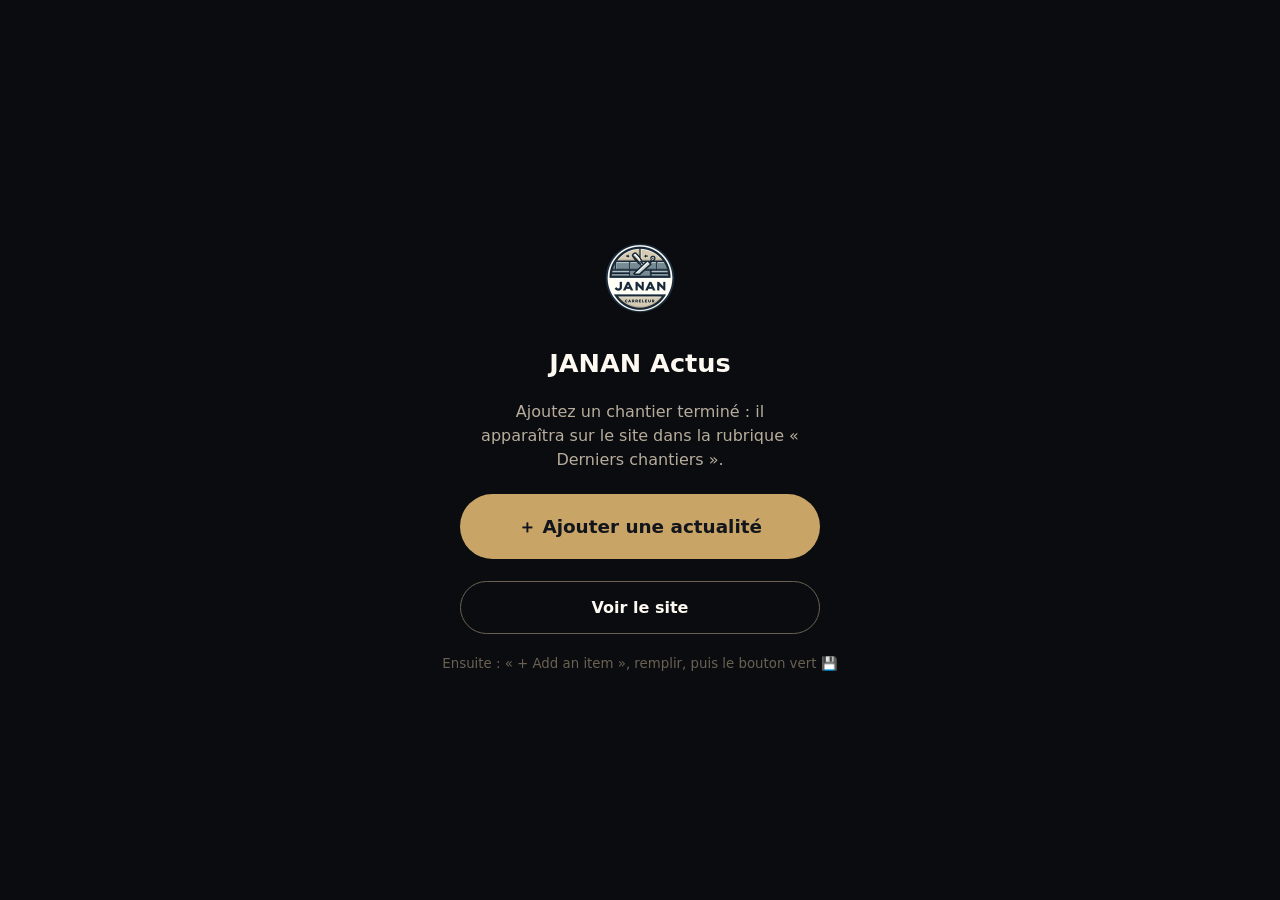
<file: actus/index.html>
<!DOCTYPE html>
<html lang="fr">
<head>
  <meta charset="utf-8">
  <meta name="viewport" content="width=device-width, initial-scale=1, viewport-fit=cover">
  <!-- Raccourci privé pour Moulay : à installer sur l'écran d'accueil du téléphone ; ouvre l'ajout d'actualités dans Pages CMS -->
  <title>JANAN Actus</title>
  <meta name="robots" content="noindex, nofollow">
  <link rel="manifest" href="manifest.webmanifest">
  <link rel="icon" type="image/png" sizes="192x192" href="../images/icon-192.png">
  <link rel="apple-touch-icon" href="../images/icon-192.png">
  <meta name="theme-color" content="#0a0c10">
  <meta name="apple-mobile-web-app-capable" content="yes">
  <meta name="mobile-web-app-capable" content="yes">
  <meta name="apple-mobile-web-app-title" content="JANAN Actus">
  <style>
    * { box-sizing: border-box; margin: 0; padding: 0; }
    body { min-height: 100vh; min-height: 100svh; display: flex; flex-direction: column; align-items: center; justify-content: center; gap: 22px; padding: 28px 22px calc(28px + env(safe-area-inset-bottom, 0px)); background: #0a0c10; color: #fdf9f1; font-family: system-ui, -apple-system, 'Segoe UI', Roboto, Arial, sans-serif; text-align: center; }
    img { width: 96px; height: 96px; border-radius: 22px; }
    h1 { font-size: 1.6rem; font-weight: 700; }
    p { color: #b8ad9c; max-width: 32ch; line-height: 1.5; }
    a.btn { display: block; width: 100%; max-width: 360px; padding: 20px; border-radius: 999px; background: #c9a467; color: #12151b; font-size: 1.15rem; font-weight: 700; text-decoration: none; }
    a.sec { display: block; width: 100%; max-width: 360px; padding: 16px; border-radius: 999px; border: 1.5px solid #6b6152; color: #fdf9f1; text-decoration: none; font-weight: 600; }
    small { color: #6b6152; }
  </style>
</head>
<body>
  <img src="../images/icon-192.png" alt="">
  <h1>JANAN Actus</h1>
  <p>Ajoutez un chantier terminé : il apparaîtra sur le site dans la rubrique « Derniers chantiers ».</p>
  <a class="btn" href="https://app.pagescms.org/janan-carreleur/pro/main/file/actualites">＋ Ajouter une actualité</a>
  <a class="sec" href="https://www.janan-carreleur.fr/#actualites">Voir le site</a>
  <small>Ensuite : « + Add an item », remplir, puis le bouton vert 💾</small>
</body>
</html>
</file>
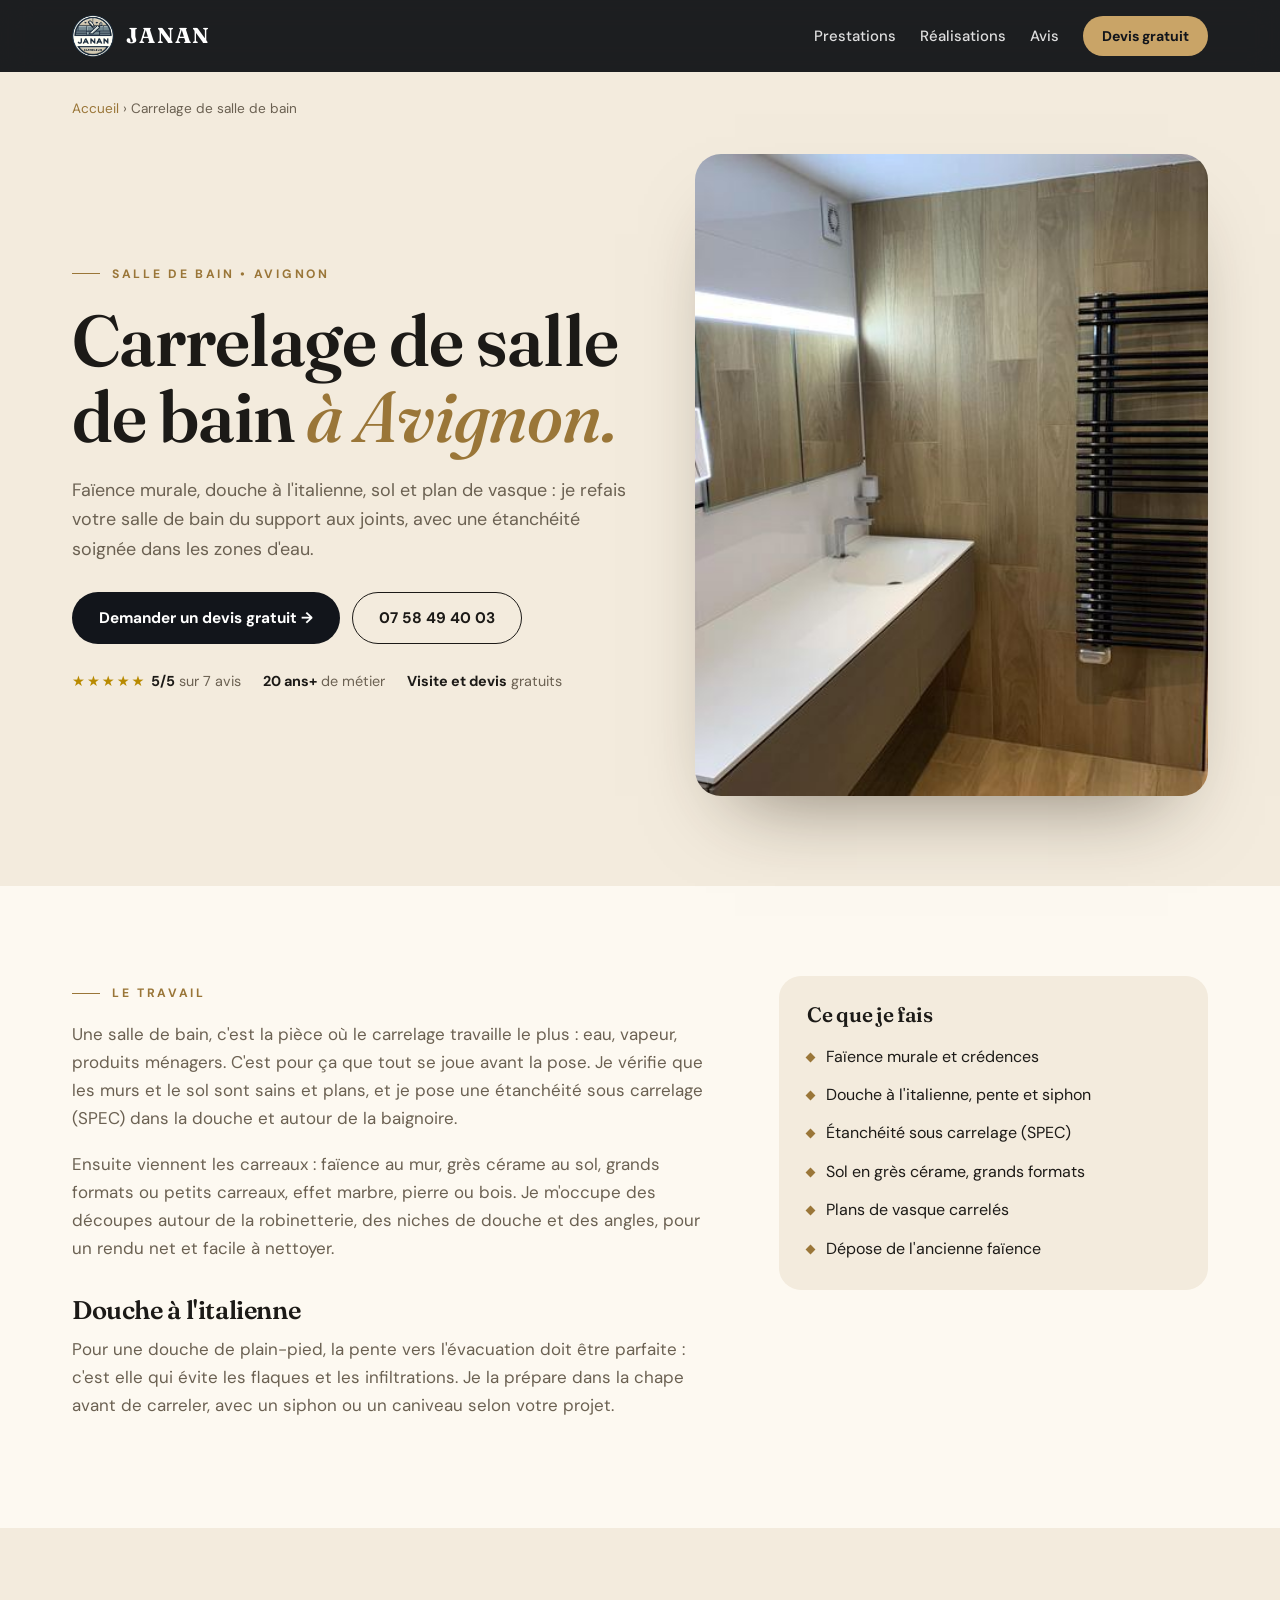
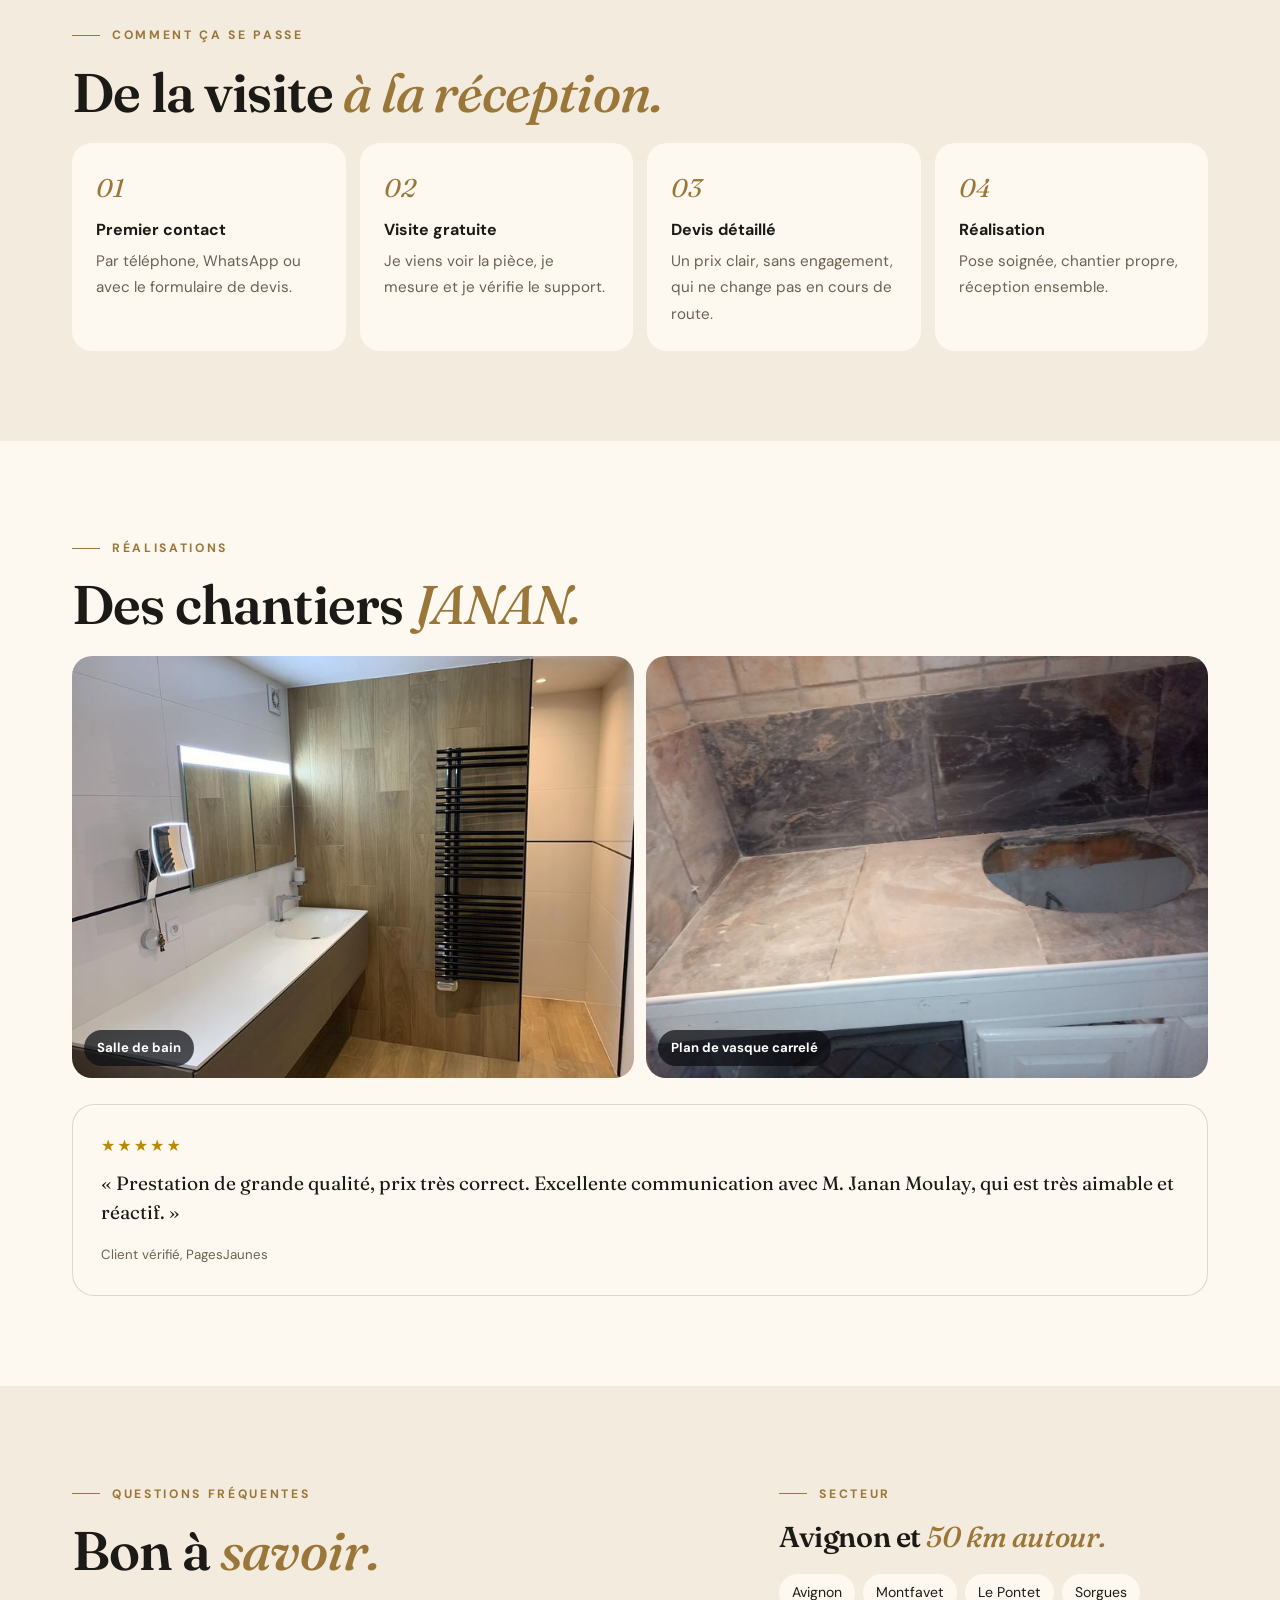
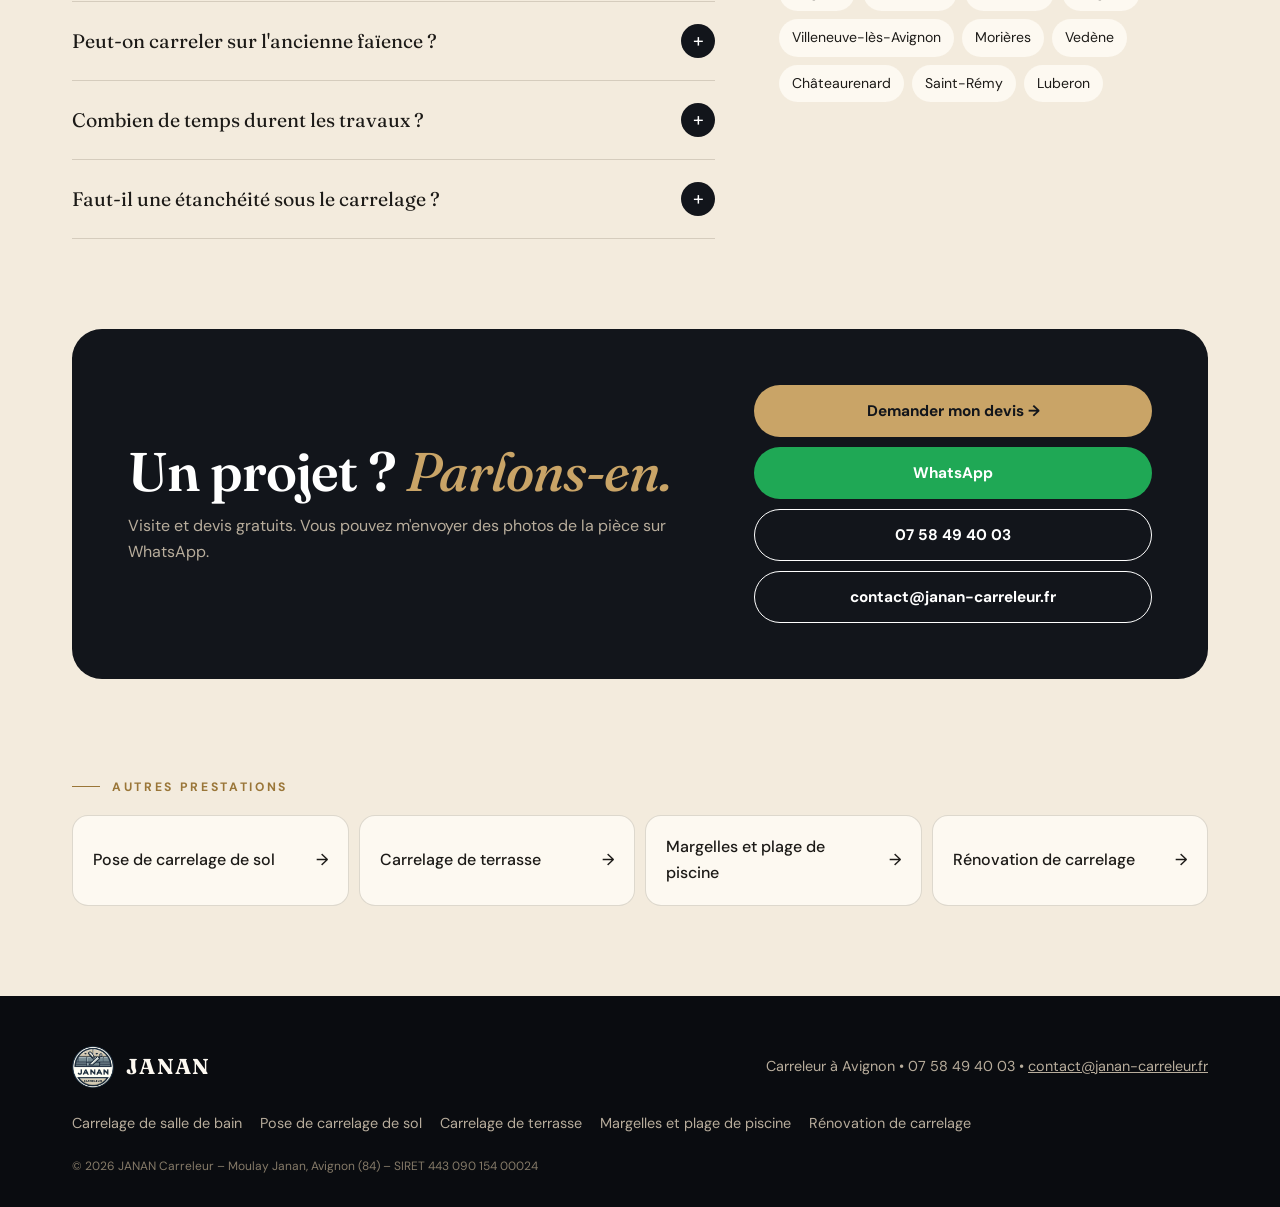
<file: carrelage-salle-de-bain-avignon.html>
<!DOCTYPE html>
<html lang="fr">
<head>
  <meta charset="utf-8">
  <meta name="viewport" content="width=device-width, initial-scale=1, viewport-fit=cover">
  <title>Carrelage salle de bain à Avignon | JANAN Carreleur</title>
  <meta name="description" content="Carreleur à Avignon pour votre salle de bain : faïence murale, douche à l'italienne, sol, étanchéité sous carrelage. Visite et devis gratuits au 07 58 49 40 03.">
  <link rel="canonical" href="https://www.janan-carreleur.fr/carrelage-salle-de-bain-avignon.html">
  <meta property="og:title" content="Carrelage salle de bain à Avignon | JANAN Carreleur">
  <meta property="og:description" content="Carreleur à Avignon pour votre salle de bain : faïence murale, douche à l'italienne, sol, étanchéité sous carrelage. Visite et devis gratuits au 07 58 49 40 03.">
  <meta property="og:type" content="website">
  <meta property="og:url" content="https://www.janan-carreleur.fr/carrelage-salle-de-bain-avignon.html">
  <meta property="og:image" content="https://www.janan-carreleur.fr/images/salle-de-bain.jpg">
  <link rel="icon" type="image/png" sizes="32x32" href="images/favicon-32.png">
  <link rel="apple-touch-icon" href="images/apple-touch-icon.png">
  <link rel="manifest" href="manifest.webmanifest">
  <meta name="apple-mobile-web-app-capable" content="yes">
  <meta name="mobile-web-app-capable" content="yes">
  <meta name="apple-mobile-web-app-title" content="JANAN">
  <meta name="theme-color" content="#f3ebdd">
  <link rel="preconnect" href="https://fonts.googleapis.com">
  <link rel="preconnect" href="https://fonts.gstatic.com" crossorigin>
  <link href="https://fonts.googleapis.com/css2?family=Fraunces:ital,opsz,wght@0,9..144,500;0,9..144,600;1,9..144,500&family=DM+Sans:wght@400;500;700&display=swap" rel="stylesheet">

  <script type="application/ld+json">
  {
    "@context": "https://schema.org",
    "@graph": [
      {
        "@type": "Service",
        "name": "Carrelage de salle de bain",
        "serviceType": "Carrelage de salle de bain",
        "description": "Carreleur à Avignon pour votre salle de bain : faïence murale, douche à l'italienne, sol, étanchéité sous carrelage. Visite et devis gratuits au 07 58 49 40 03.",
        "url": "https://www.janan-carreleur.fr/carrelage-salle-de-bain-avignon.html",
        "provider": { "@id": "https://www.janan-carreleur.fr/#entreprise" },
        "areaServed": ["Avignon","Montfavet","Le Pontet","Sorgues","Villeneuve-lès-Avignon","Morières-lès-Avignon","Vedène","Châteaurenard","Saint-Rémy-de-Provence","Luberon"]
      },
      {
        "@type": "HomeAndConstructionBusiness",
        "@id": "https://www.janan-carreleur.fr/#entreprise",
        "name": "JANAN Carreleur",
        "url": "https://www.janan-carreleur.fr/",
        "telephone": "+33758494003",
        "email": "contact@janan-carreleur.fr",
        "address": { "@type": "PostalAddress", "streetAddress": "1 Avenue Grégoire XI", "postalCode": "84000", "addressLocality": "Avignon", "addressCountry": "FR" }
      },
      {
        "@type": "BreadcrumbList",
        "itemListElement": [
          { "@type": "ListItem", "position": 1, "name": "Accueil", "item": "https://www.janan-carreleur.fr/" },
          { "@type": "ListItem", "position": 2, "name": "Carrelage de salle de bain", "item": "https://www.janan-carreleur.fr/carrelage-salle-de-bain-avignon.html" }
        ]
      },
      {
        "@type": "FAQPage",
        "mainEntity": [{ "@type": "Question", "name": "Peut-on carreler sur l'ancienne faïence ?", "acceptedAnswer": { "@type": "Answer", "text": "Parfois, si l'ancienne faïence est bien collée, saine et plane. Sinon il faut la déposer. Je le vérifie lors de la visite gratuite." } }, { "@type": "Question", "name": "Combien de temps durent les travaux ?", "acceptedAnswer": { "@type": "Answer", "text": "Cela dépend de la surface, de la dépose éventuelle et du temps de séchage de l'étanchéité. Je vous donne un délai précis avec le devis." } }, { "@type": "Question", "name": "Faut-il une étanchéité sous le carrelage ?", "acceptedAnswer": { "@type": "Answer", "text": "Oui dans les zones exposées à l'eau, surtout pour une douche à l'italienne. C'est ce qui protège les murs et le sol des infiltrations." } }]
      }
    ]
  }
  </script>

  <style>
    /* Page prestation : mêmes couleurs que les sections claires de l'accueil (crème et or) */
    :root {
      --navy: #12151b; --slate: #3a3f48; --sand: #c9a467; --sand-dk: #9a7638;
      --stone: #f3ebdd; --stone-2: #ebe0cc; --cream: #fdf9f1; --ink: #1c1a17; --muted: #6b6152;
      --line: rgba(60,45,20,.16); --wa: #1fa855;
      --serif: 'Fraunces', Georgia, 'Times New Roman', serif;
      --sans: 'DM Sans', system-ui, -apple-system, 'Segoe UI', Arial, sans-serif;
    }
    * { box-sizing: border-box; margin: 0; padding: 0; }
    body { font-family: var(--sans); background: var(--stone); color: var(--ink); line-height: 1.65; -webkit-font-smoothing: antialiased; }
    img { max-width: 100%; display: block; }
    a { color: inherit; }
    :focus-visible { outline: 2px solid var(--sand-dk); outline-offset: 3px; }
    h1, h2, h3 { font-family: var(--serif); font-weight: 600; line-height: 1.06; letter-spacing: -0.015em; text-wrap: balance; }
    h1 em, h2 em { font-style: italic; font-weight: 500; color: var(--sand-dk); }
    .wrap { width: 100%; max-width: 1180px; margin: 0 auto; padding-left: max(22px, env(safe-area-inset-left, 0px)); padding-right: max(22px, env(safe-area-inset-right, 0px)); }
    .sec { padding-block: 90px; }
    .kicker { display: inline-flex; align-items: center; gap: 12px; font-size: .76rem; font-weight: 700; letter-spacing: .22em; text-transform: uppercase; color: var(--sand-dk); margin-bottom: 18px; }
    .kicker::before { content: ""; width: 28px; height: 1px; background: currentColor; }
    .h2 { font-size: clamp(2rem, 4.4vw, 3.4rem); margin-bottom: 22px; }
    .btn { display: inline-flex; align-items: center; justify-content: center; gap: 10px; white-space: nowrap; padding: 15px 26px; border-radius: 999px; font: 700 .96rem var(--sans); text-decoration: none; border: 1.5px solid transparent; cursor: pointer; transition: transform .25s, background .25s; }
    .btn:hover { transform: translateY(-2px); }
    .btn-navy { background: var(--navy); color: #fff; }
    .btn-sand { background: var(--sand); color: var(--navy); }
    .btn-line { border-color: currentColor; }
    .btn-wa { background: var(--wa); color: #fff; }

    header { position: sticky; top: 0; z-index: 50; background: rgba(10,12,16,.92); color: #fff; backdrop-filter: blur(14px); padding-top: env(safe-area-inset-top, 0px); }
    .bar { display: flex; align-items: center; justify-content: space-between; gap: 16px; height: 72px; }
    .brand { display: flex; align-items: center; gap: 12px; text-decoration: none; }
    .brand img { width: 42px; height: 42px; }
    .brand b { font-family: var(--serif); font-weight: 700; font-size: 1.35rem; letter-spacing: .06em; }
    .menu { display: flex; align-items: center; gap: 24px; }
    .menu a.l { text-decoration: none; font-weight: 500; font-size: .93rem; opacity: .85; }
    .menu .btn { padding: 10px 18px; font-size: .88rem; }

    .crumbs { font-size: .85rem; color: var(--muted); padding-top: 26px; }
    .crumbs a { text-decoration: none; color: var(--sand-dk); }
    .hero { display: grid; grid-template-columns: 1.05fr .95fr; gap: 56px; align-items: center; padding-block: 34px 90px; }
    .hero h1 { font-size: clamp(2.5rem, 5.6vw, 4.6rem); }
    .hero p.lead { color: var(--muted); font-size: 1.12rem; margin: 22px 0 28px; max-width: 52ch; }
    .hero .cta { display: flex; gap: 12px; flex-wrap: wrap; }
    .hero .ph { border-radius: 26px; overflow: hidden; aspect-ratio: 4 / 5; box-shadow: 0 40px 80px -40px rgba(40,30,15,.55); }
    .hero .ph img { width: 100%; height: 100%; object-fit: cover; }
    .trust { display: flex; gap: 22px; flex-wrap: wrap; margin-top: 26px; font-size: .9rem; color: var(--muted); }
    .trust b { color: var(--ink); }
    .stars { color: #b88a00; letter-spacing: 2px; }

    .body { background: var(--cream); }
    .cols { display: grid; grid-template-columns: 1.2fr .8fr; gap: 64px; }
    .prose p { color: var(--muted); font-size: 1.06rem; margin-bottom: 18px; max-width: 64ch; }
    .prose h3 { font-size: 1.6rem; margin: 34px 0 12px; }
    .points { list-style: none; display: grid; gap: 12px; padding: 28px; border-radius: 22px; background: var(--stone); align-self: start; }
    .points h3 { font-size: 1.3rem; margin-bottom: 6px; }
    .points li { display: flex; gap: 12px; align-items: flex-start; }
    .points li::before { content: ""; width: 7px; height: 7px; margin-top: 10px; background: var(--sand-dk); transform: rotate(45deg); flex: none; }

    .steps { list-style: none; counter-reset: s; display: grid; grid-template-columns: repeat(4, 1fr); gap: 14px; }
    .steps li { counter-increment: s; padding: 24px; border-radius: 20px; background: var(--cream); }
    .steps li::before { content: "0" counter(s); display: block; font-family: var(--serif); font-style: italic; font-size: 1.6rem; color: var(--sand-dk); margin-bottom: 8px; }
    .steps b { display: block; margin-bottom: 4px; }
    .steps span { color: var(--muted); font-size: .95rem; }

    .gal { display: grid; grid-template-columns: repeat(auto-fit, minmax(240px, 1fr)); gap: 12px; }
    .gal figure { border-radius: 20px; overflow: hidden; aspect-ratio: 4 / 3; background: var(--stone-2); position: relative; }
    .gal img { width: 100%; height: 100%; object-fit: cover; }
    .gal figcaption { position: absolute; left: 12px; bottom: 12px; padding: 7px 13px; border-radius: 999px; background: rgba(10,12,16,.7); color: #fff; font-size: .82rem; font-weight: 700; }

    .rv { margin-top: 26px; padding: 28px; border-radius: 22px; background: var(--cream); border: 1px solid var(--line); }
    .rv q { quotes: "« " " »"; display: block; font-family: var(--serif); font-size: 1.2rem; line-height: 1.5; margin: 10px 0 14px; }
    .rv small { color: var(--muted); }

    .faq details { border-bottom: 1px solid var(--line); }
    .faq details:first-of-type { border-top: 1px solid var(--line); }
    .faq summary { cursor: pointer; list-style: none; padding: 22px 0; font-family: var(--serif); font-size: 1.22rem; display: flex; justify-content: space-between; gap: 16px; align-items: center; }
    .faq summary::-webkit-details-marker { display: none; }
    .faq summary::after { content: "+"; flex: none; width: 34px; height: 34px; border-radius: 50%; background: var(--navy); color: #fff; display: grid; place-items: center; font-family: var(--sans); transition: transform .3s; }
    .faq details[open] summary::after { transform: rotate(45deg); }
    .faq p { padding-bottom: 22px; color: var(--muted); max-width: 64ch; }

    .cta-band { background: var(--navy); color: #fff; border-radius: 30px; padding: 56px; display: grid; grid-template-columns: 1.2fr .8fr; gap: 30px; align-items: center; }
    .cta-band h2 em { color: var(--sand); }
    .cta-band p { color: #b8ad9c; margin-top: 12px; }
    .cta-band .acts { display: flex; flex-direction: column; gap: 10px; }
    .zones { display: flex; flex-wrap: wrap; gap: 8px; list-style: none; margin-top: 20px; }
    .zones li { padding: 7px 13px; border-radius: 999px; background: var(--cream); font-size: .88rem; }

    .more { display: grid; grid-template-columns: repeat(auto-fit, minmax(200px, 1fr)); gap: 10px; }
    .more a { display: flex; justify-content: space-between; align-items: center; gap: 10px; padding: 18px 20px; border-radius: 16px; background: var(--cream); text-decoration: none; font-weight: 500; border: 1px solid var(--line); transition: border-color .25s, transform .25s; }
    .more a:hover { border-color: var(--sand-dk); transform: translateY(-2px); }

    footer { background: #0a0c10; color: #b8ad9c; padding-block: 50px 30px; font-size: .9rem; margin-top: 90px; }
    footer .row { display: flex; justify-content: space-between; align-items: center; gap: 20px; flex-wrap: wrap; }
    footer .brand b { color: #fdf9f1; }
    footer nav { display: flex; flex-wrap: wrap; gap: 8px 18px; margin-top: 24px; }
    footer nav a { text-decoration: none; }
    footer nav a:hover { color: #fff; }
    footer small { display: block; margin-top: 22px; color: #857a68; }

    .mbar { position: fixed; left: 0; right: 0; bottom: 0; z-index: 70; display: none; gap: 8px; padding: 10px 12px calc(10px + env(safe-area-inset-bottom, 0px)); background: rgba(10,12,16,.92); color: #fff; backdrop-filter: blur(14px); }
    .mbar .btn { flex: 1; padding: 14px 10px; }

    @media (max-width: 900px) {
      .menu a.l { display: none; }
      .hero, .cols, .cta-band { grid-template-columns: 1fr; gap: 34px; }
      .hero .ph { aspect-ratio: 4 / 3; order: -1; }
      .steps { grid-template-columns: 1fr 1fr; }
      .cta-band { padding: 36px 24px; }
      .mbar { display: flex; }
      body { padding-bottom: 74px; }
      footer { margin-top: 60px; }
    }
    @media (max-width: 560px) {
      .sec { padding-block: 64px; }
      .steps { grid-template-columns: 1fr; }
      .menu .btn { display: none; }
    }
  </style>
</head>
<body>
<header>
  <div class="wrap bar">
    <a href="./" class="brand" aria-label="JANAN Carreleur, accueil"><img src="images/logo-janan.png" alt="" width="42" height="42"><b>JANAN</b></a>
    <nav class="menu" aria-label="Menu principal">
      <a class="l" href="./#prestations">Prestations</a>
      <a class="l" href="./#realisations">Réalisations</a>
      <a class="l" href="./#avis">Avis</a>
      <a class="btn btn-sand" href="./#devis">Devis gratuit</a>
    </nav>
  </div>
</header>

<main>
  <div class="wrap">
    <p class="crumbs"><a href="./">Accueil</a> › Carrelage de salle de bain</p>
    <section class="hero">
      <div>
        <span class="kicker">Salle de bain • Avignon</span>
        <h1>Carrelage de salle de bain <em>à Avignon.</em></h1>
        <p class="lead">Faïence murale, douche à l'italienne, sol et plan de vasque : je refais votre salle de bain du support aux joints, avec une étanchéité soignée dans les zones d'eau.</p>
        <div class="cta">
          <a class="btn btn-navy" href="./#devis" data-type="Salle de bain">Demander un devis gratuit →</a>
          <a class="btn btn-line" href="tel:+33758494003">07 58 49 40 03</a>
        </div>
        <div class="trust"><span><span class="stars">★★★★★</span> <b>5/5</b> sur 7 avis</span><span><b>20 ans+</b> de métier</span><span><b>Visite et devis</b> gratuits</span></div>
      </div>
      <div class="ph"><img src="images/salle-de-bain.jpg" alt="Salle de bain carrelée par JANAN Carreleur à Avignon" width="900" height="1125"></div>
    </section>
  </div>

  <section class="sec body">
    <div class="wrap cols">
      <div class="prose">
        <span class="kicker">Le travail</span>
        <p>Une salle de bain, c'est la pièce où le carrelage travaille le plus : eau, vapeur, produits ménagers. C'est pour ça que tout se joue avant la pose. Je vérifie que les murs et le sol sont sains et plans, et je pose une étanchéité sous carrelage (SPEC) dans la douche et autour de la baignoire.</p>
        <p>Ensuite viennent les carreaux : faïence au mur, grès cérame au sol, grands formats ou petits carreaux, effet marbre, pierre ou bois. Je m'occupe des découpes autour de la robinetterie, des niches de douche et des angles, pour un rendu net et facile à nettoyer.</p>
        <h3>Douche à l'italienne</h3>
        <p>Pour une douche de plain-pied, la pente vers l'évacuation doit être parfaite : c'est elle qui évite les flaques et les infiltrations. Je la prépare dans la chape avant de carreler, avec un siphon ou un caniveau selon votre projet.</p>
      </div>
      <ul class="points">
        <li style="display:block"><h3>Ce que je fais</h3></li>
        <li>Faïence murale et crédences</li>
        <li>Douche à l'italienne, pente et siphon</li>
        <li>Étanchéité sous carrelage (SPEC)</li>
        <li>Sol en grès cérame, grands formats</li>
        <li>Plans de vasque carrelés</li>
        <li>Dépose de l'ancienne faïence</li>
      </ul>
    </div>
  </section>

  <section class="sec">
    <div class="wrap">
      <span class="kicker">Comment ça se passe</span>
      <h2 class="h2">De la visite <em>à la réception.</em></h2>
      <ol class="steps">
        <li><b>Premier contact</b><span>Par téléphone, WhatsApp ou avec le formulaire de devis.</span></li>
        <li><b>Visite gratuite</b><span>Je viens voir la pièce, je mesure et je vérifie le support.</span></li>
        <li><b>Devis détaillé</b><span>Un prix clair, sans engagement, qui ne change pas en cours de route.</span></li>
        <li><b>Réalisation</b><span>Pose soignée, chantier propre, réception ensemble.</span></li>
      </ol>
    </div>
  </section>

  <section class="sec body">
    <div class="wrap">
      <span class="kicker">Réalisations</span>
      <h2 class="h2">Des chantiers <em>JANAN.</em></h2>
      <div class="gal">
        <figure><img src="images/salle-de-bain.jpg" alt="Salle de bain – JANAN Carreleur" loading="lazy"><figcaption>Salle de bain</figcaption></figure>
        <figure><img src="images/plan-vasque-carrele.jpg" alt="Plan de vasque carrelé – JANAN Carreleur" loading="lazy"><figcaption>Plan de vasque carrelé</figcaption></figure>
      </div>
      <div class="rv"><span class="stars" aria-label="5 sur 5">★★★★★</span><q>Prestation de grande qualité, prix très correct. Excellente communication avec M. Janan Moulay, qui est très aimable et réactif.</q><small>Client vérifié, PagesJaunes</small></div>
    </div>
  </section>

  <section class="sec">
    <div class="wrap cols">
      <div>
        <span class="kicker">Questions fréquentes</span>
        <h2 class="h2">Bon à <em>savoir.</em></h2>
        <div class="faq">
          <details><summary>Peut-on carreler sur l'ancienne faïence ?</summary><p>Parfois, si l'ancienne faïence est bien collée, saine et plane. Sinon il faut la déposer. Je le vérifie lors de la visite gratuite.</p></details>
          <details><summary>Combien de temps durent les travaux ?</summary><p>Cela dépend de la surface, de la dépose éventuelle et du temps de séchage de l'étanchéité. Je vous donne un délai précis avec le devis.</p></details>
          <details><summary>Faut-il une étanchéité sous le carrelage ?</summary><p>Oui dans les zones exposées à l'eau, surtout pour une douche à l'italienne. C'est ce qui protège les murs et le sol des infiltrations.</p></details>
        </div>
      </div>
      <div>
        <span class="kicker">Secteur</span>
        <h2 class="h2" style="font-size:1.8rem">Avignon et <em>50 km autour.</em></h2>
        <ul class="zones">
          <li>Avignon</li><li>Montfavet</li><li>Le Pontet</li><li>Sorgues</li><li>Villeneuve-lès-Avignon</li>
          <li>Morières</li><li>Vedène</li><li>Châteaurenard</li><li>Saint-Rémy</li><li>Luberon</li>
        </ul>
      </div>
    </div>
  </section>

  <div class="wrap">
    <section class="cta-band">
      <div>
        <h2 class="h2" style="margin:0">Un projet ? <em>Parlons-en.</em></h2>
        <p>Visite et devis gratuits. Vous pouvez m'envoyer des photos de la pièce sur WhatsApp.</p>
      </div>
      <div class="acts">
        <a class="btn btn-sand" href="./#devis" data-type="Salle de bain">Demander mon devis →</a>
        <a class="btn btn-wa" href="https://wa.me/33758494003" target="_blank" rel="noopener">WhatsApp</a>
        <a class="btn btn-line" href="tel:+33758494003">07 58 49 40 03</a>
        <a class="btn btn-line" href="mailto:contact@janan-carreleur.fr">contact@janan-carreleur.fr</a>
      </div>
    </section>
  </div>

  <section class="sec" style="padding-bottom:0">
    <div class="wrap">
      <span class="kicker">Autres prestations</span>
      <nav class="more" aria-label="Autres prestations">
        <a href="pose-carrelage-sol-avignon.html">Pose de carrelage de sol <span>→</span></a>
        <a href="carrelage-terrasse-avignon.html">Carrelage de terrasse <span>→</span></a>
        <a href="margelles-piscine-avignon.html">Margelles et plage de piscine <span>→</span></a>
        <a href="renovation-carrelage-avignon.html">Rénovation de carrelage <span>→</span></a>
      </nav>
    </div>
  </section>
</main>

<footer>
  <div class="wrap">
    <div class="row">
      <a href="./" class="brand"><img src="images/logo-janan.png" alt="" width="38" height="38"><b>JANAN</b></a>
      <span>Carreleur à Avignon • 07 58 49 40 03 • <a href="mailto:contact@janan-carreleur.fr">contact@janan-carreleur.fr</a></span>
    </div>
    <nav aria-label="Prestations">
      <a href="carrelage-salle-de-bain-avignon.html">Carrelage de salle de bain</a>
      <a href="pose-carrelage-sol-avignon.html">Pose de carrelage de sol</a>
      <a href="carrelage-terrasse-avignon.html">Carrelage de terrasse</a>
      <a href="margelles-piscine-avignon.html">Margelles et plage de piscine</a>
      <a href="renovation-carrelage-avignon.html">Rénovation de carrelage</a>
    </nav>
    <small>© 2026 JANAN Carreleur – Moulay Janan, Avignon (84) – SIRET 443 090 154 00024</small>
  </div>
</footer>

<div class="mbar">
  <a class="btn btn-line" href="tel:+33758494003">Appeler</a>
  <a class="btn btn-sand" href="./#devis" data-type="Salle de bain">Devis gratuit</a>
</div>

<script>
  // Le type de travaux est retenu pour pré-remplir le formulaire de devis de l'accueil
  document.querySelectorAll('[data-type]').forEach(a => a.addEventListener('click', () => {
    try { sessionStorage.setItem('janan-type', a.dataset.type); } catch (e) {}
  }));
</script>
</body>
</html>
</file>
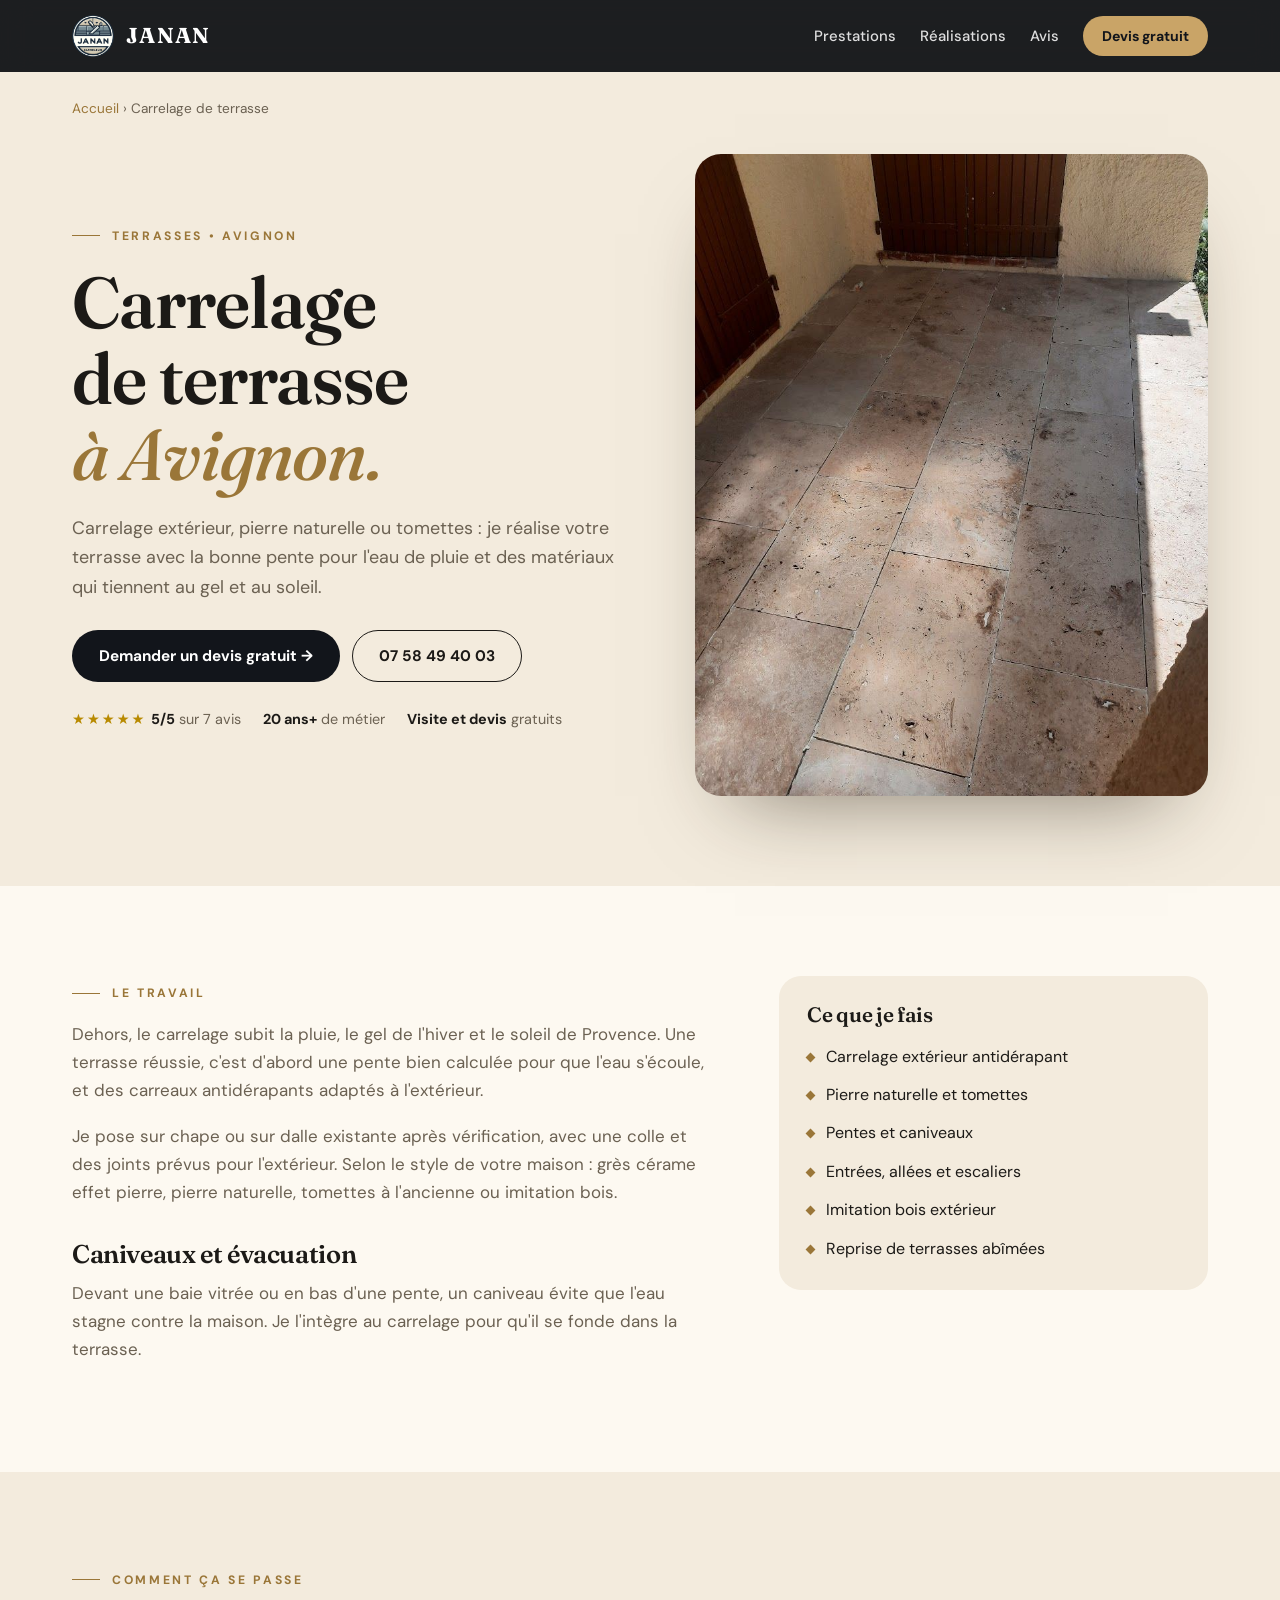
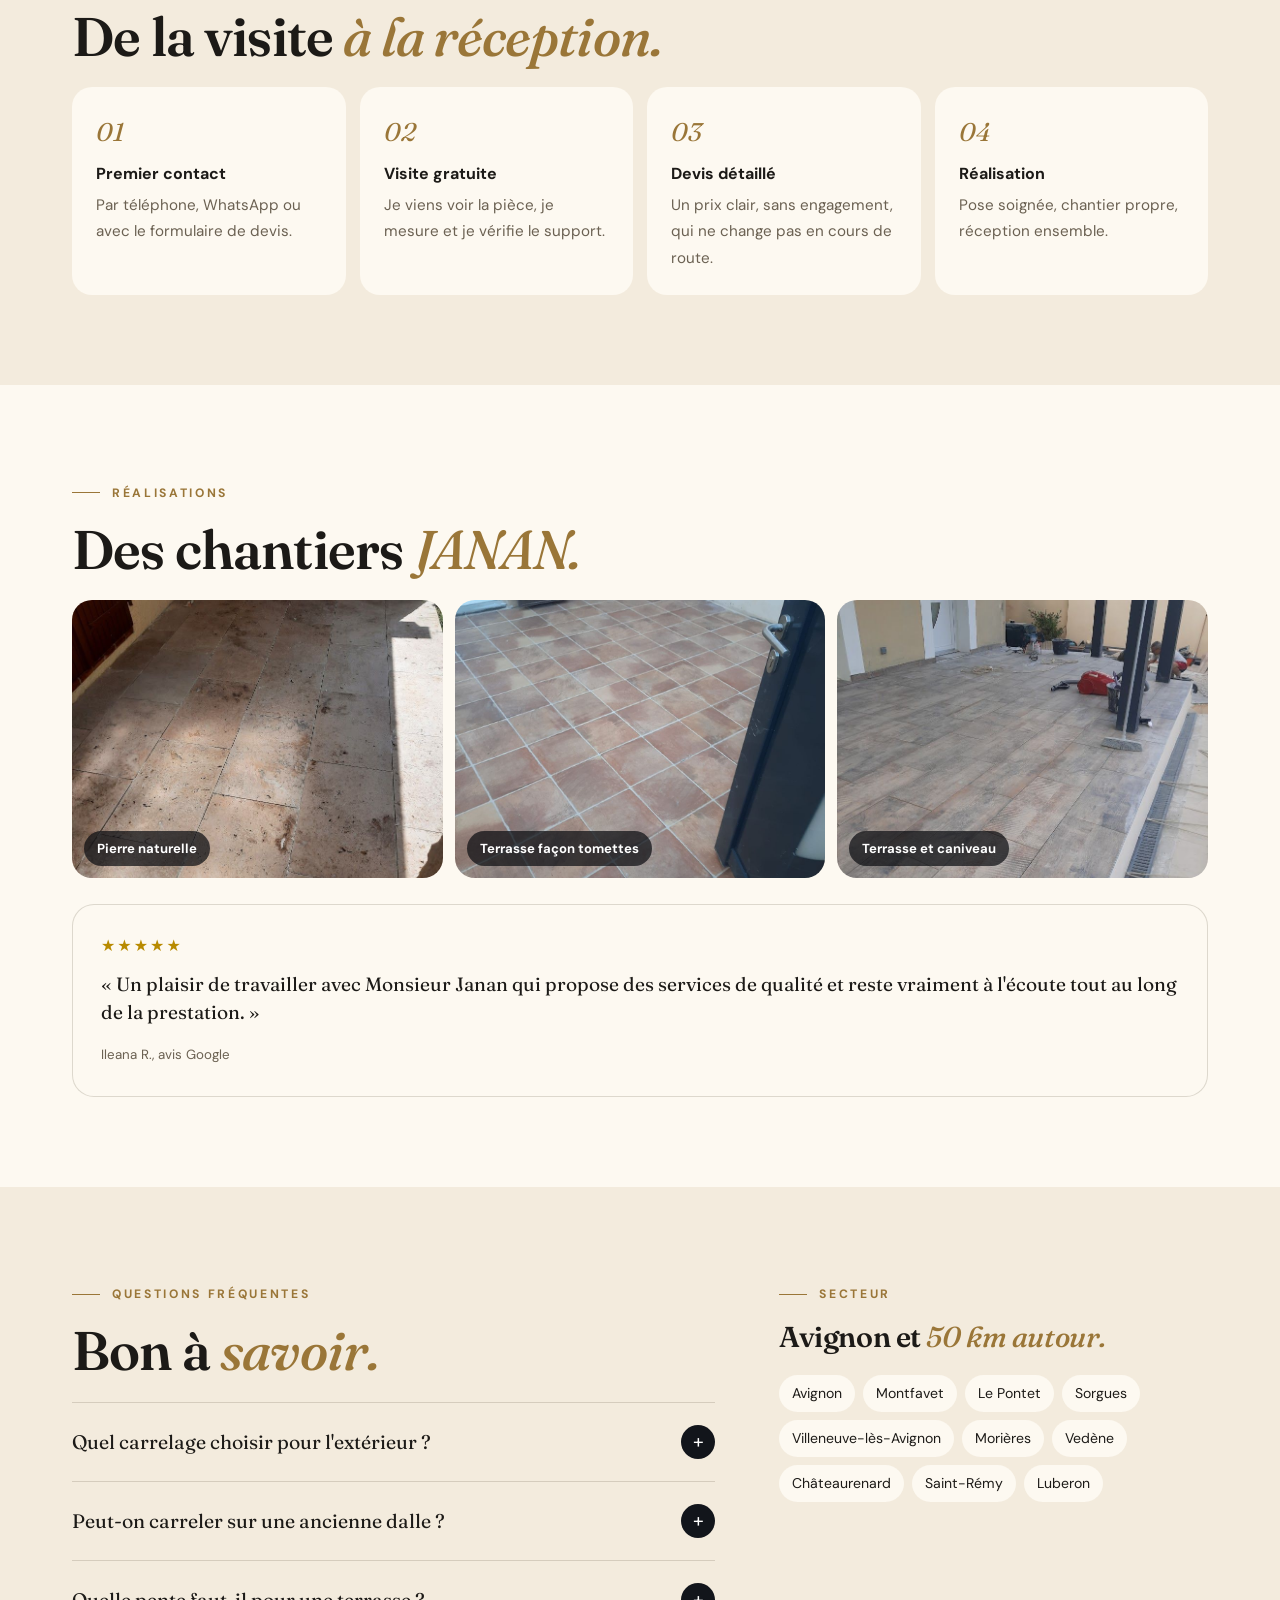
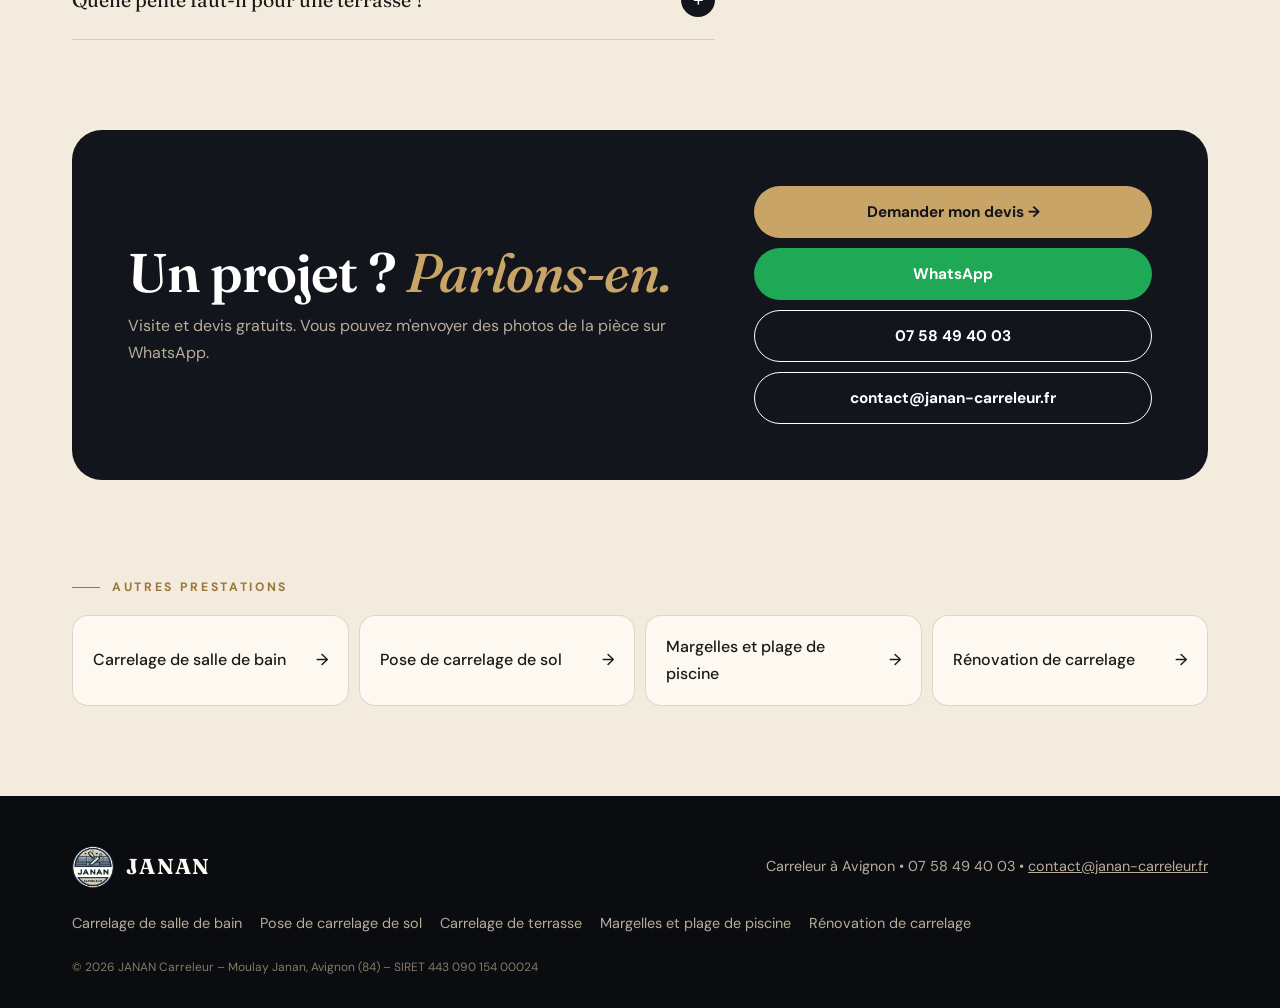
<file: carrelage-terrasse-avignon.html>
<!DOCTYPE html>
<html lang="fr">
<head>
  <meta charset="utf-8">
  <meta name="viewport" content="width=device-width, initial-scale=1, viewport-fit=cover">
  <title>Carrelage terrasse à Avignon | Pierre, tomettes | JANAN</title>
  <meta name="description" content="Carrelage et pierre naturelle pour terrasses et entrées à Avignon : antidérapant, bonne pente, tenue au gel. Carreleur depuis 20 ans, visite et devis gratuits.">
  <link rel="canonical" href="https://www.janan-carreleur.fr/carrelage-terrasse-avignon.html">
  <meta property="og:title" content="Carrelage terrasse à Avignon | Pierre, tomettes | JANAN">
  <meta property="og:description" content="Carrelage et pierre naturelle pour terrasses et entrées à Avignon : antidérapant, bonne pente, tenue au gel. Carreleur depuis 20 ans, visite et devis gratuits.">
  <meta property="og:type" content="website">
  <meta property="og:url" content="https://www.janan-carreleur.fr/carrelage-terrasse-avignon.html">
  <meta property="og:image" content="https://www.janan-carreleur.fr/images/terrasse-pierre.jpg">
  <link rel="icon" type="image/png" sizes="32x32" href="images/favicon-32.png">
  <link rel="apple-touch-icon" href="images/apple-touch-icon.png">
  <link rel="manifest" href="manifest.webmanifest">
  <meta name="apple-mobile-web-app-capable" content="yes">
  <meta name="mobile-web-app-capable" content="yes">
  <meta name="apple-mobile-web-app-title" content="JANAN">
  <meta name="theme-color" content="#f3ebdd">
  <link rel="preconnect" href="https://fonts.googleapis.com">
  <link rel="preconnect" href="https://fonts.gstatic.com" crossorigin>
  <link href="https://fonts.googleapis.com/css2?family=Fraunces:ital,opsz,wght@0,9..144,500;0,9..144,600;1,9..144,500&family=DM+Sans:wght@400;500;700&display=swap" rel="stylesheet">

  <script type="application/ld+json">
  {
    "@context": "https://schema.org",
    "@graph": [
      {
        "@type": "Service",
        "name": "Carrelage de terrasse",
        "serviceType": "Carrelage de terrasse",
        "description": "Carrelage et pierre naturelle pour terrasses et entrées à Avignon : antidérapant, bonne pente, tenue au gel. Carreleur depuis 20 ans, visite et devis gratuits.",
        "url": "https://www.janan-carreleur.fr/carrelage-terrasse-avignon.html",
        "provider": { "@id": "https://www.janan-carreleur.fr/#entreprise" },
        "areaServed": ["Avignon","Montfavet","Le Pontet","Sorgues","Villeneuve-lès-Avignon","Morières-lès-Avignon","Vedène","Châteaurenard","Saint-Rémy-de-Provence","Luberon"]
      },
      {
        "@type": "HomeAndConstructionBusiness",
        "@id": "https://www.janan-carreleur.fr/#entreprise",
        "name": "JANAN Carreleur",
        "url": "https://www.janan-carreleur.fr/",
        "telephone": "+33758494003",
        "email": "contact@janan-carreleur.fr",
        "address": { "@type": "PostalAddress", "streetAddress": "1 Avenue Grégoire XI", "postalCode": "84000", "addressLocality": "Avignon", "addressCountry": "FR" }
      },
      {
        "@type": "BreadcrumbList",
        "itemListElement": [
          { "@type": "ListItem", "position": 1, "name": "Accueil", "item": "https://www.janan-carreleur.fr/" },
          { "@type": "ListItem", "position": 2, "name": "Carrelage de terrasse", "item": "https://www.janan-carreleur.fr/carrelage-terrasse-avignon.html" }
        ]
      },
      {
        "@type": "FAQPage",
        "mainEntity": [{ "@type": "Question", "name": "Quel carrelage choisir pour l'extérieur ?", "acceptedAnswer": { "@type": "Answer", "text": "Un carrelage ingélif et antidérapant (classé R11 ou plus pour l'extérieur), ou une pierre naturelle adaptée. Je vous conseille selon l'exposition de la terrasse." } }, { "@type": "Question", "name": "Peut-on carreler sur une ancienne dalle ?", "acceptedAnswer": { "@type": "Answer", "text": "Oui si elle est saine, sans fissures importantes et avec une pente correcte. Sinon il faut la reprendre. Je le vérifie lors de la visite." } }, { "@type": "Question", "name": "Quelle pente faut-il pour une terrasse ?", "acceptedAnswer": { "@type": "Answer", "text": "En général 1 à 2 % vers l'extérieur ou vers un caniveau, pour que l'eau de pluie ne stagne pas." } }]
      }
    ]
  }
  </script>

  <style>
    /* Page prestation : mêmes couleurs que les sections claires de l'accueil (crème et or) */
    :root {
      --navy: #12151b; --slate: #3a3f48; --sand: #c9a467; --sand-dk: #9a7638;
      --stone: #f3ebdd; --stone-2: #ebe0cc; --cream: #fdf9f1; --ink: #1c1a17; --muted: #6b6152;
      --line: rgba(60,45,20,.16); --wa: #1fa855;
      --serif: 'Fraunces', Georgia, 'Times New Roman', serif;
      --sans: 'DM Sans', system-ui, -apple-system, 'Segoe UI', Arial, sans-serif;
    }
    * { box-sizing: border-box; margin: 0; padding: 0; }
    body { font-family: var(--sans); background: var(--stone); color: var(--ink); line-height: 1.65; -webkit-font-smoothing: antialiased; }
    img { max-width: 100%; display: block; }
    a { color: inherit; }
    :focus-visible { outline: 2px solid var(--sand-dk); outline-offset: 3px; }
    h1, h2, h3 { font-family: var(--serif); font-weight: 600; line-height: 1.06; letter-spacing: -0.015em; text-wrap: balance; }
    h1 em, h2 em { font-style: italic; font-weight: 500; color: var(--sand-dk); }
    .wrap { width: 100%; max-width: 1180px; margin: 0 auto; padding-left: max(22px, env(safe-area-inset-left, 0px)); padding-right: max(22px, env(safe-area-inset-right, 0px)); }
    .sec { padding-block: 90px; }
    .kicker { display: inline-flex; align-items: center; gap: 12px; font-size: .76rem; font-weight: 700; letter-spacing: .22em; text-transform: uppercase; color: var(--sand-dk); margin-bottom: 18px; }
    .kicker::before { content: ""; width: 28px; height: 1px; background: currentColor; }
    .h2 { font-size: clamp(2rem, 4.4vw, 3.4rem); margin-bottom: 22px; }
    .btn { display: inline-flex; align-items: center; justify-content: center; gap: 10px; white-space: nowrap; padding: 15px 26px; border-radius: 999px; font: 700 .96rem var(--sans); text-decoration: none; border: 1.5px solid transparent; cursor: pointer; transition: transform .25s, background .25s; }
    .btn:hover { transform: translateY(-2px); }
    .btn-navy { background: var(--navy); color: #fff; }
    .btn-sand { background: var(--sand); color: var(--navy); }
    .btn-line { border-color: currentColor; }
    .btn-wa { background: var(--wa); color: #fff; }

    header { position: sticky; top: 0; z-index: 50; background: rgba(10,12,16,.92); color: #fff; backdrop-filter: blur(14px); padding-top: env(safe-area-inset-top, 0px); }
    .bar { display: flex; align-items: center; justify-content: space-between; gap: 16px; height: 72px; }
    .brand { display: flex; align-items: center; gap: 12px; text-decoration: none; }
    .brand img { width: 42px; height: 42px; }
    .brand b { font-family: var(--serif); font-weight: 700; font-size: 1.35rem; letter-spacing: .06em; }
    .menu { display: flex; align-items: center; gap: 24px; }
    .menu a.l { text-decoration: none; font-weight: 500; font-size: .93rem; opacity: .85; }
    .menu .btn { padding: 10px 18px; font-size: .88rem; }

    .crumbs { font-size: .85rem; color: var(--muted); padding-top: 26px; }
    .crumbs a { text-decoration: none; color: var(--sand-dk); }
    .hero { display: grid; grid-template-columns: 1.05fr .95fr; gap: 56px; align-items: center; padding-block: 34px 90px; }
    .hero h1 { font-size: clamp(2.5rem, 5.6vw, 4.6rem); }
    .hero p.lead { color: var(--muted); font-size: 1.12rem; margin: 22px 0 28px; max-width: 52ch; }
    .hero .cta { display: flex; gap: 12px; flex-wrap: wrap; }
    .hero .ph { border-radius: 26px; overflow: hidden; aspect-ratio: 4 / 5; box-shadow: 0 40px 80px -40px rgba(40,30,15,.55); }
    .hero .ph img { width: 100%; height: 100%; object-fit: cover; }
    .trust { display: flex; gap: 22px; flex-wrap: wrap; margin-top: 26px; font-size: .9rem; color: var(--muted); }
    .trust b { color: var(--ink); }
    .stars { color: #b88a00; letter-spacing: 2px; }

    .body { background: var(--cream); }
    .cols { display: grid; grid-template-columns: 1.2fr .8fr; gap: 64px; }
    .prose p { color: var(--muted); font-size: 1.06rem; margin-bottom: 18px; max-width: 64ch; }
    .prose h3 { font-size: 1.6rem; margin: 34px 0 12px; }
    .points { list-style: none; display: grid; gap: 12px; padding: 28px; border-radius: 22px; background: var(--stone); align-self: start; }
    .points h3 { font-size: 1.3rem; margin-bottom: 6px; }
    .points li { display: flex; gap: 12px; align-items: flex-start; }
    .points li::before { content: ""; width: 7px; height: 7px; margin-top: 10px; background: var(--sand-dk); transform: rotate(45deg); flex: none; }

    .steps { list-style: none; counter-reset: s; display: grid; grid-template-columns: repeat(4, 1fr); gap: 14px; }
    .steps li { counter-increment: s; padding: 24px; border-radius: 20px; background: var(--cream); }
    .steps li::before { content: "0" counter(s); display: block; font-family: var(--serif); font-style: italic; font-size: 1.6rem; color: var(--sand-dk); margin-bottom: 8px; }
    .steps b { display: block; margin-bottom: 4px; }
    .steps span { color: var(--muted); font-size: .95rem; }

    .gal { display: grid; grid-template-columns: repeat(auto-fit, minmax(240px, 1fr)); gap: 12px; }
    .gal figure { border-radius: 20px; overflow: hidden; aspect-ratio: 4 / 3; background: var(--stone-2); position: relative; }
    .gal img { width: 100%; height: 100%; object-fit: cover; }
    .gal figcaption { position: absolute; left: 12px; bottom: 12px; padding: 7px 13px; border-radius: 999px; background: rgba(10,12,16,.7); color: #fff; font-size: .82rem; font-weight: 700; }

    .rv { margin-top: 26px; padding: 28px; border-radius: 22px; background: var(--cream); border: 1px solid var(--line); }
    .rv q { quotes: "« " " »"; display: block; font-family: var(--serif); font-size: 1.2rem; line-height: 1.5; margin: 10px 0 14px; }
    .rv small { color: var(--muted); }

    .faq details { border-bottom: 1px solid var(--line); }
    .faq details:first-of-type { border-top: 1px solid var(--line); }
    .faq summary { cursor: pointer; list-style: none; padding: 22px 0; font-family: var(--serif); font-size: 1.22rem; display: flex; justify-content: space-between; gap: 16px; align-items: center; }
    .faq summary::-webkit-details-marker { display: none; }
    .faq summary::after { content: "+"; flex: none; width: 34px; height: 34px; border-radius: 50%; background: var(--navy); color: #fff; display: grid; place-items: center; font-family: var(--sans); transition: transform .3s; }
    .faq details[open] summary::after { transform: rotate(45deg); }
    .faq p { padding-bottom: 22px; color: var(--muted); max-width: 64ch; }

    .cta-band { background: var(--navy); color: #fff; border-radius: 30px; padding: 56px; display: grid; grid-template-columns: 1.2fr .8fr; gap: 30px; align-items: center; }
    .cta-band h2 em { color: var(--sand); }
    .cta-band p { color: #b8ad9c; margin-top: 12px; }
    .cta-band .acts { display: flex; flex-direction: column; gap: 10px; }
    .zones { display: flex; flex-wrap: wrap; gap: 8px; list-style: none; margin-top: 20px; }
    .zones li { padding: 7px 13px; border-radius: 999px; background: var(--cream); font-size: .88rem; }

    .more { display: grid; grid-template-columns: repeat(auto-fit, minmax(200px, 1fr)); gap: 10px; }
    .more a { display: flex; justify-content: space-between; align-items: center; gap: 10px; padding: 18px 20px; border-radius: 16px; background: var(--cream); text-decoration: none; font-weight: 500; border: 1px solid var(--line); transition: border-color .25s, transform .25s; }
    .more a:hover { border-color: var(--sand-dk); transform: translateY(-2px); }

    footer { background: #0a0c10; color: #b8ad9c; padding-block: 50px 30px; font-size: .9rem; margin-top: 90px; }
    footer .row { display: flex; justify-content: space-between; align-items: center; gap: 20px; flex-wrap: wrap; }
    footer .brand b { color: #fdf9f1; }
    footer nav { display: flex; flex-wrap: wrap; gap: 8px 18px; margin-top: 24px; }
    footer nav a { text-decoration: none; }
    footer nav a:hover { color: #fff; }
    footer small { display: block; margin-top: 22px; color: #857a68; }

    .mbar { position: fixed; left: 0; right: 0; bottom: 0; z-index: 70; display: none; gap: 8px; padding: 10px 12px calc(10px + env(safe-area-inset-bottom, 0px)); background: rgba(10,12,16,.92); color: #fff; backdrop-filter: blur(14px); }
    .mbar .btn { flex: 1; padding: 14px 10px; }

    @media (max-width: 900px) {
      .menu a.l { display: none; }
      .hero, .cols, .cta-band { grid-template-columns: 1fr; gap: 34px; }
      .hero .ph { aspect-ratio: 4 / 3; order: -1; }
      .steps { grid-template-columns: 1fr 1fr; }
      .cta-band { padding: 36px 24px; }
      .mbar { display: flex; }
      body { padding-bottom: 74px; }
      footer { margin-top: 60px; }
    }
    @media (max-width: 560px) {
      .sec { padding-block: 64px; }
      .steps { grid-template-columns: 1fr; }
      .menu .btn { display: none; }
    }
  </style>
</head>
<body>
<header>
  <div class="wrap bar">
    <a href="./" class="brand" aria-label="JANAN Carreleur, accueil"><img src="images/logo-janan.png" alt="" width="42" height="42"><b>JANAN</b></a>
    <nav class="menu" aria-label="Menu principal">
      <a class="l" href="./#prestations">Prestations</a>
      <a class="l" href="./#realisations">Réalisations</a>
      <a class="l" href="./#avis">Avis</a>
      <a class="btn btn-sand" href="./#devis">Devis gratuit</a>
    </nav>
  </div>
</header>

<main>
  <div class="wrap">
    <p class="crumbs"><a href="./">Accueil</a> › Carrelage de terrasse</p>
    <section class="hero">
      <div>
        <span class="kicker">Terrasses • Avignon</span>
        <h1>Carrelage de terrasse <em>à Avignon.</em></h1>
        <p class="lead">Carrelage extérieur, pierre naturelle ou tomettes : je réalise votre terrasse avec la bonne pente pour l'eau de pluie et des matériaux qui tiennent au gel et au soleil.</p>
        <div class="cta">
          <a class="btn btn-navy" href="./#devis" data-type="Terrasse">Demander un devis gratuit →</a>
          <a class="btn btn-line" href="tel:+33758494003">07 58 49 40 03</a>
        </div>
        <div class="trust"><span><span class="stars">★★★★★</span> <b>5/5</b> sur 7 avis</span><span><b>20 ans+</b> de métier</span><span><b>Visite et devis</b> gratuits</span></div>
      </div>
      <div class="ph"><img src="images/terrasse-pierre.jpg" alt="Terrasse en pierre naturelle posée par JANAN Carreleur" width="900" height="1125"></div>
    </section>
  </div>

  <section class="sec body">
    <div class="wrap cols">
      <div class="prose">
        <span class="kicker">Le travail</span>
        <p>Dehors, le carrelage subit la pluie, le gel de l'hiver et le soleil de Provence. Une terrasse réussie, c'est d'abord une pente bien calculée pour que l'eau s'écoule, et des carreaux antidérapants adaptés à l'extérieur.</p>
        <p>Je pose sur chape ou sur dalle existante après vérification, avec une colle et des joints prévus pour l'extérieur. Selon le style de votre maison : grès cérame effet pierre, pierre naturelle, tomettes à l'ancienne ou imitation bois.</p>
        <h3>Caniveaux et évacuation</h3>
        <p>Devant une baie vitrée ou en bas d'une pente, un caniveau évite que l'eau stagne contre la maison. Je l'intègre au carrelage pour qu'il se fonde dans la terrasse.</p>
      </div>
      <ul class="points">
        <li style="display:block"><h3>Ce que je fais</h3></li>
        <li>Carrelage extérieur antidérapant</li>
        <li>Pierre naturelle et tomettes</li>
        <li>Pentes et caniveaux</li>
        <li>Entrées, allées et escaliers</li>
        <li>Imitation bois extérieur</li>
        <li>Reprise de terrasses abîmées</li>
      </ul>
    </div>
  </section>

  <section class="sec">
    <div class="wrap">
      <span class="kicker">Comment ça se passe</span>
      <h2 class="h2">De la visite <em>à la réception.</em></h2>
      <ol class="steps">
        <li><b>Premier contact</b><span>Par téléphone, WhatsApp ou avec le formulaire de devis.</span></li>
        <li><b>Visite gratuite</b><span>Je viens voir la pièce, je mesure et je vérifie le support.</span></li>
        <li><b>Devis détaillé</b><span>Un prix clair, sans engagement, qui ne change pas en cours de route.</span></li>
        <li><b>Réalisation</b><span>Pose soignée, chantier propre, réception ensemble.</span></li>
      </ol>
    </div>
  </section>

  <section class="sec body">
    <div class="wrap">
      <span class="kicker">Réalisations</span>
      <h2 class="h2">Des chantiers <em>JANAN.</em></h2>
      <div class="gal">
        <figure><img src="images/terrasse-pierre.jpg" alt="Pierre naturelle – JANAN Carreleur" loading="lazy"><figcaption>Pierre naturelle</figcaption></figure>
        <figure><img src="images/terrasse-tomettes.jpg" alt="Terrasse façon tomettes – JANAN Carreleur" loading="lazy"><figcaption>Terrasse façon tomettes</figcaption></figure>
        <figure><img src="images/terrasse-imitation-bois.jpg" alt="Terrasse et caniveau – JANAN Carreleur" loading="lazy"><figcaption>Terrasse et caniveau</figcaption></figure>
      </div>
      <div class="rv"><span class="stars" aria-label="5 sur 5">★★★★★</span><q>Un plaisir de travailler avec Monsieur Janan qui propose des services de qualité et reste vraiment à l'écoute tout au long de la prestation.</q><small>Ileana R., avis Google</small></div>
    </div>
  </section>

  <section class="sec">
    <div class="wrap cols">
      <div>
        <span class="kicker">Questions fréquentes</span>
        <h2 class="h2">Bon à <em>savoir.</em></h2>
        <div class="faq">
          <details><summary>Quel carrelage choisir pour l'extérieur ?</summary><p>Un carrelage ingélif et antidérapant (classé R11 ou plus pour l'extérieur), ou une pierre naturelle adaptée. Je vous conseille selon l'exposition de la terrasse.</p></details>
          <details><summary>Peut-on carreler sur une ancienne dalle ?</summary><p>Oui si elle est saine, sans fissures importantes et avec une pente correcte. Sinon il faut la reprendre. Je le vérifie lors de la visite.</p></details>
          <details><summary>Quelle pente faut-il pour une terrasse ?</summary><p>En général 1 à 2 % vers l'extérieur ou vers un caniveau, pour que l'eau de pluie ne stagne pas.</p></details>
        </div>
      </div>
      <div>
        <span class="kicker">Secteur</span>
        <h2 class="h2" style="font-size:1.8rem">Avignon et <em>50 km autour.</em></h2>
        <ul class="zones">
          <li>Avignon</li><li>Montfavet</li><li>Le Pontet</li><li>Sorgues</li><li>Villeneuve-lès-Avignon</li>
          <li>Morières</li><li>Vedène</li><li>Châteaurenard</li><li>Saint-Rémy</li><li>Luberon</li>
        </ul>
      </div>
    </div>
  </section>

  <div class="wrap">
    <section class="cta-band">
      <div>
        <h2 class="h2" style="margin:0">Un projet ? <em>Parlons-en.</em></h2>
        <p>Visite et devis gratuits. Vous pouvez m'envoyer des photos de la pièce sur WhatsApp.</p>
      </div>
      <div class="acts">
        <a class="btn btn-sand" href="./#devis" data-type="Terrasse">Demander mon devis →</a>
        <a class="btn btn-wa" href="https://wa.me/33758494003" target="_blank" rel="noopener">WhatsApp</a>
        <a class="btn btn-line" href="tel:+33758494003">07 58 49 40 03</a>
        <a class="btn btn-line" href="mailto:contact@janan-carreleur.fr">contact@janan-carreleur.fr</a>
      </div>
    </section>
  </div>

  <section class="sec" style="padding-bottom:0">
    <div class="wrap">
      <span class="kicker">Autres prestations</span>
      <nav class="more" aria-label="Autres prestations">
        <a href="carrelage-salle-de-bain-avignon.html">Carrelage de salle de bain <span>→</span></a>
        <a href="pose-carrelage-sol-avignon.html">Pose de carrelage de sol <span>→</span></a>
        <a href="margelles-piscine-avignon.html">Margelles et plage de piscine <span>→</span></a>
        <a href="renovation-carrelage-avignon.html">Rénovation de carrelage <span>→</span></a>
      </nav>
    </div>
  </section>
</main>

<footer>
  <div class="wrap">
    <div class="row">
      <a href="./" class="brand"><img src="images/logo-janan.png" alt="" width="38" height="38"><b>JANAN</b></a>
      <span>Carreleur à Avignon • 07 58 49 40 03 • <a href="mailto:contact@janan-carreleur.fr">contact@janan-carreleur.fr</a></span>
    </div>
    <nav aria-label="Prestations">
      <a href="carrelage-salle-de-bain-avignon.html">Carrelage de salle de bain</a>
      <a href="pose-carrelage-sol-avignon.html">Pose de carrelage de sol</a>
      <a href="carrelage-terrasse-avignon.html">Carrelage de terrasse</a>
      <a href="margelles-piscine-avignon.html">Margelles et plage de piscine</a>
      <a href="renovation-carrelage-avignon.html">Rénovation de carrelage</a>
    </nav>
    <small>© 2026 JANAN Carreleur – Moulay Janan, Avignon (84) – SIRET 443 090 154 00024</small>
  </div>
</footer>

<div class="mbar">
  <a class="btn btn-line" href="tel:+33758494003">Appeler</a>
  <a class="btn btn-sand" href="./#devis" data-type="Terrasse">Devis gratuit</a>
</div>

<script>
  // Le type de travaux est retenu pour pré-remplir le formulaire de devis de l'accueil
  document.querySelectorAll('[data-type]').forEach(a => a.addEventListener('click', () => {
    try { sessionStorage.setItem('janan-type', a.dataset.type); } catch (e) {}
  }));
</script>
</body>
</html>
</file>
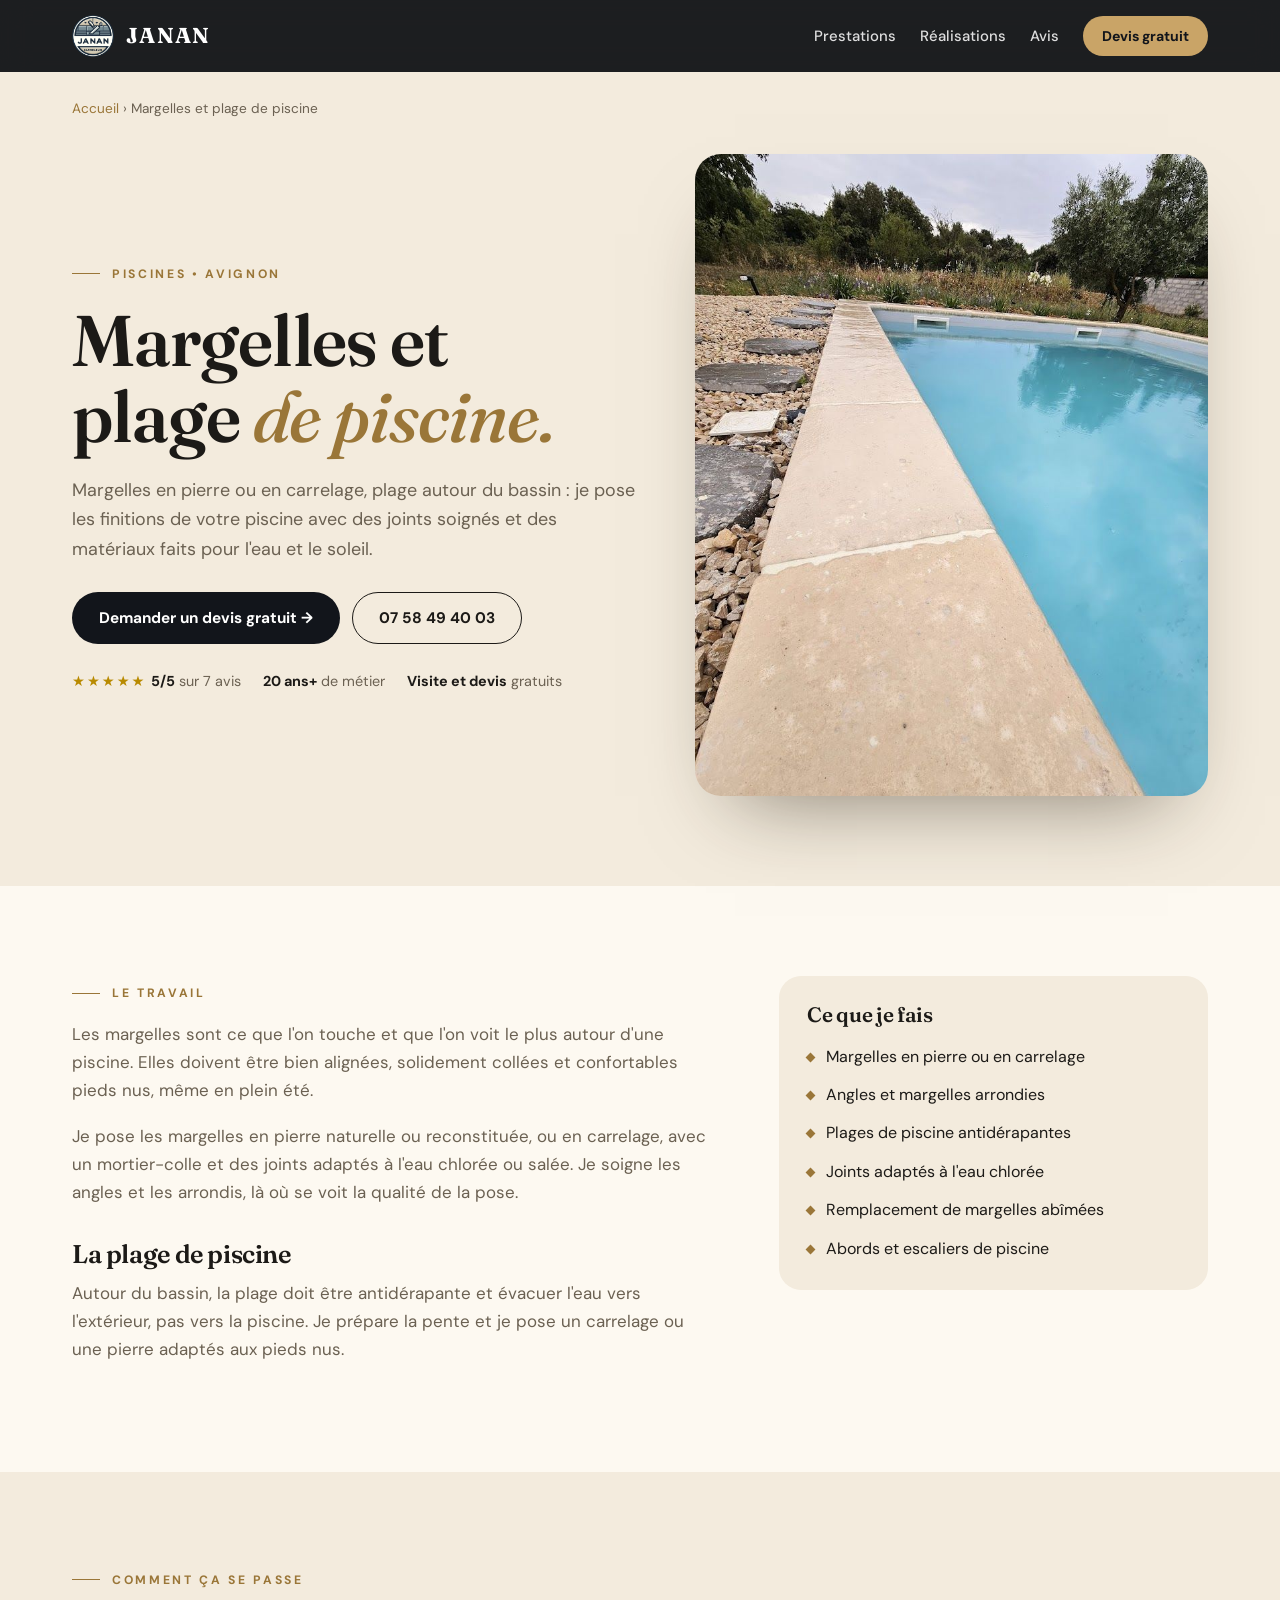
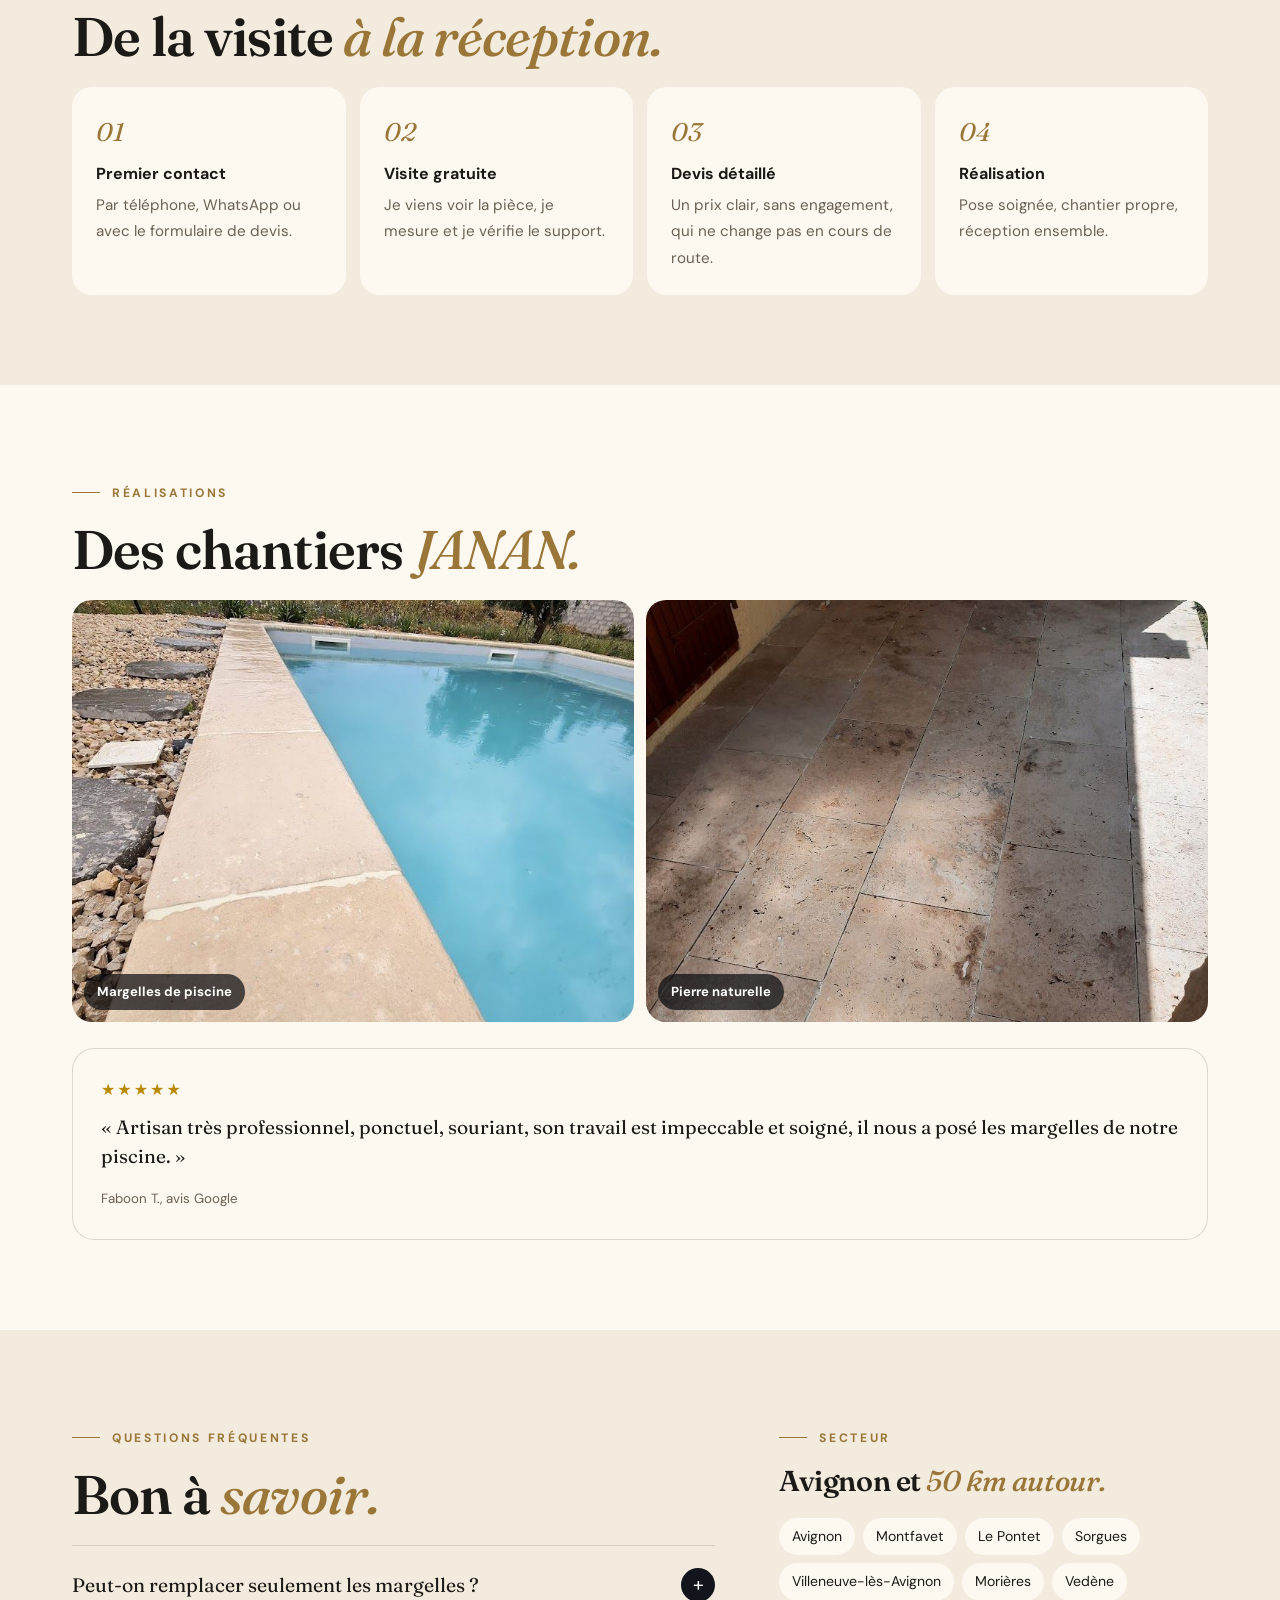
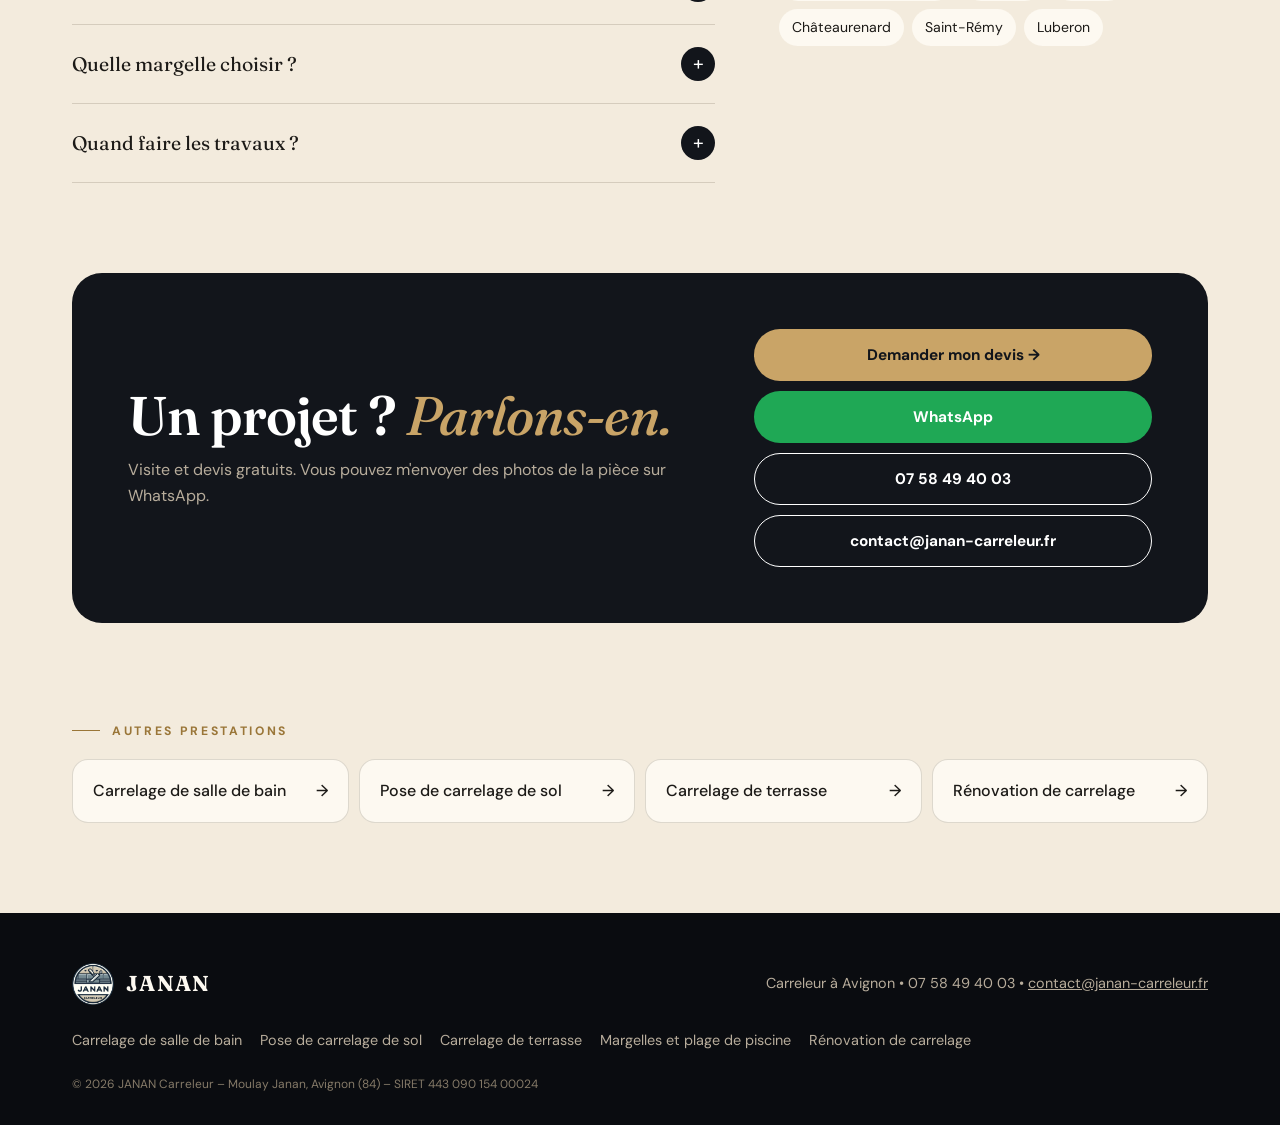
<file: margelles-piscine-avignon.html>
<!DOCTYPE html>
<html lang="fr">
<head>
  <meta charset="utf-8">
  <meta name="viewport" content="width=device-width, initial-scale=1, viewport-fit=cover">
  <title>Margelles et plage de piscine à Avignon | JANAN Carreleur</title>
  <meta name="description" content="Pose de margelles en pierre ou carrelage et de plages de piscine à Avignon et dans le Vaucluse. Joints soignés, finitions adaptées à l'eau et au soleil. Devis gratuit.">
  <link rel="canonical" href="https://www.janan-carreleur.fr/margelles-piscine-avignon.html">
  <meta property="og:title" content="Margelles et plage de piscine à Avignon | JANAN Carreleur">
  <meta property="og:description" content="Pose de margelles en pierre ou carrelage et de plages de piscine à Avignon et dans le Vaucluse. Joints soignés, finitions adaptées à l'eau et au soleil. Devis gratuit.">
  <meta property="og:type" content="website">
  <meta property="og:url" content="https://www.janan-carreleur.fr/margelles-piscine-avignon.html">
  <meta property="og:image" content="https://www.janan-carreleur.fr/images/margelles-piscine.jpg">
  <link rel="icon" type="image/png" sizes="32x32" href="images/favicon-32.png">
  <link rel="apple-touch-icon" href="images/apple-touch-icon.png">
  <link rel="manifest" href="manifest.webmanifest">
  <meta name="apple-mobile-web-app-capable" content="yes">
  <meta name="mobile-web-app-capable" content="yes">
  <meta name="apple-mobile-web-app-title" content="JANAN">
  <meta name="theme-color" content="#f3ebdd">
  <link rel="preconnect" href="https://fonts.googleapis.com">
  <link rel="preconnect" href="https://fonts.gstatic.com" crossorigin>
  <link href="https://fonts.googleapis.com/css2?family=Fraunces:ital,opsz,wght@0,9..144,500;0,9..144,600;1,9..144,500&family=DM+Sans:wght@400;500;700&display=swap" rel="stylesheet">

  <script type="application/ld+json">
  {
    "@context": "https://schema.org",
    "@graph": [
      {
        "@type": "Service",
        "name": "Margelles et plage de piscine",
        "serviceType": "Margelles et plage de piscine",
        "description": "Pose de margelles en pierre ou carrelage et de plages de piscine à Avignon et dans le Vaucluse. Joints soignés, finitions adaptées à l'eau et au soleil. Devis gratuit.",
        "url": "https://www.janan-carreleur.fr/margelles-piscine-avignon.html",
        "provider": { "@id": "https://www.janan-carreleur.fr/#entreprise" },
        "areaServed": ["Avignon","Montfavet","Le Pontet","Sorgues","Villeneuve-lès-Avignon","Morières-lès-Avignon","Vedène","Châteaurenard","Saint-Rémy-de-Provence","Luberon"]
      },
      {
        "@type": "HomeAndConstructionBusiness",
        "@id": "https://www.janan-carreleur.fr/#entreprise",
        "name": "JANAN Carreleur",
        "url": "https://www.janan-carreleur.fr/",
        "telephone": "+33758494003",
        "email": "contact@janan-carreleur.fr",
        "address": { "@type": "PostalAddress", "streetAddress": "1 Avenue Grégoire XI", "postalCode": "84000", "addressLocality": "Avignon", "addressCountry": "FR" }
      },
      {
        "@type": "BreadcrumbList",
        "itemListElement": [
          { "@type": "ListItem", "position": 1, "name": "Accueil", "item": "https://www.janan-carreleur.fr/" },
          { "@type": "ListItem", "position": 2, "name": "Margelles et plage de piscine", "item": "https://www.janan-carreleur.fr/margelles-piscine-avignon.html" }
        ]
      },
      {
        "@type": "FAQPage",
        "mainEntity": [{ "@type": "Question", "name": "Peut-on remplacer seulement les margelles ?", "acceptedAnswer": { "@type": "Answer", "text": "Oui. Je dépose les anciennes margelles, je reprends le support si besoin et je pose les nouvelles, sans toucher au reste du bassin." } }, { "@type": "Question", "name": "Quelle margelle choisir ?", "acceptedAnswer": { "@type": "Answer", "text": "La pierre naturelle reste fraîche au soleil et vieillit bien ; le carrelage offre plus de choix de couleurs. Je vous conseille lors de la visite." } }, { "@type": "Question", "name": "Quand faire les travaux ?", "acceptedAnswer": { "@type": "Answer", "text": "Idéalement hors saison, de l'automne au printemps, pour que la piscine soit prête pour l'été." } }]
      }
    ]
  }
  </script>

  <style>
    /* Page prestation : mêmes couleurs que les sections claires de l'accueil (crème et or) */
    :root {
      --navy: #12151b; --slate: #3a3f48; --sand: #c9a467; --sand-dk: #9a7638;
      --stone: #f3ebdd; --stone-2: #ebe0cc; --cream: #fdf9f1; --ink: #1c1a17; --muted: #6b6152;
      --line: rgba(60,45,20,.16); --wa: #1fa855;
      --serif: 'Fraunces', Georgia, 'Times New Roman', serif;
      --sans: 'DM Sans', system-ui, -apple-system, 'Segoe UI', Arial, sans-serif;
    }
    * { box-sizing: border-box; margin: 0; padding: 0; }
    body { font-family: var(--sans); background: var(--stone); color: var(--ink); line-height: 1.65; -webkit-font-smoothing: antialiased; }
    img { max-width: 100%; display: block; }
    a { color: inherit; }
    :focus-visible { outline: 2px solid var(--sand-dk); outline-offset: 3px; }
    h1, h2, h3 { font-family: var(--serif); font-weight: 600; line-height: 1.06; letter-spacing: -0.015em; text-wrap: balance; }
    h1 em, h2 em { font-style: italic; font-weight: 500; color: var(--sand-dk); }
    .wrap { width: 100%; max-width: 1180px; margin: 0 auto; padding-left: max(22px, env(safe-area-inset-left, 0px)); padding-right: max(22px, env(safe-area-inset-right, 0px)); }
    .sec { padding-block: 90px; }
    .kicker { display: inline-flex; align-items: center; gap: 12px; font-size: .76rem; font-weight: 700; letter-spacing: .22em; text-transform: uppercase; color: var(--sand-dk); margin-bottom: 18px; }
    .kicker::before { content: ""; width: 28px; height: 1px; background: currentColor; }
    .h2 { font-size: clamp(2rem, 4.4vw, 3.4rem); margin-bottom: 22px; }
    .btn { display: inline-flex; align-items: center; justify-content: center; gap: 10px; white-space: nowrap; padding: 15px 26px; border-radius: 999px; font: 700 .96rem var(--sans); text-decoration: none; border: 1.5px solid transparent; cursor: pointer; transition: transform .25s, background .25s; }
    .btn:hover { transform: translateY(-2px); }
    .btn-navy { background: var(--navy); color: #fff; }
    .btn-sand { background: var(--sand); color: var(--navy); }
    .btn-line { border-color: currentColor; }
    .btn-wa { background: var(--wa); color: #fff; }

    header { position: sticky; top: 0; z-index: 50; background: rgba(10,12,16,.92); color: #fff; backdrop-filter: blur(14px); padding-top: env(safe-area-inset-top, 0px); }
    .bar { display: flex; align-items: center; justify-content: space-between; gap: 16px; height: 72px; }
    .brand { display: flex; align-items: center; gap: 12px; text-decoration: none; }
    .brand img { width: 42px; height: 42px; }
    .brand b { font-family: var(--serif); font-weight: 700; font-size: 1.35rem; letter-spacing: .06em; }
    .menu { display: flex; align-items: center; gap: 24px; }
    .menu a.l { text-decoration: none; font-weight: 500; font-size: .93rem; opacity: .85; }
    .menu .btn { padding: 10px 18px; font-size: .88rem; }

    .crumbs { font-size: .85rem; color: var(--muted); padding-top: 26px; }
    .crumbs a { text-decoration: none; color: var(--sand-dk); }
    .hero { display: grid; grid-template-columns: 1.05fr .95fr; gap: 56px; align-items: center; padding-block: 34px 90px; }
    .hero h1 { font-size: clamp(2.5rem, 5.6vw, 4.6rem); }
    .hero p.lead { color: var(--muted); font-size: 1.12rem; margin: 22px 0 28px; max-width: 52ch; }
    .hero .cta { display: flex; gap: 12px; flex-wrap: wrap; }
    .hero .ph { border-radius: 26px; overflow: hidden; aspect-ratio: 4 / 5; box-shadow: 0 40px 80px -40px rgba(40,30,15,.55); }
    .hero .ph img { width: 100%; height: 100%; object-fit: cover; }
    .trust { display: flex; gap: 22px; flex-wrap: wrap; margin-top: 26px; font-size: .9rem; color: var(--muted); }
    .trust b { color: var(--ink); }
    .stars { color: #b88a00; letter-spacing: 2px; }

    .body { background: var(--cream); }
    .cols { display: grid; grid-template-columns: 1.2fr .8fr; gap: 64px; }
    .prose p { color: var(--muted); font-size: 1.06rem; margin-bottom: 18px; max-width: 64ch; }
    .prose h3 { font-size: 1.6rem; margin: 34px 0 12px; }
    .points { list-style: none; display: grid; gap: 12px; padding: 28px; border-radius: 22px; background: var(--stone); align-self: start; }
    .points h3 { font-size: 1.3rem; margin-bottom: 6px; }
    .points li { display: flex; gap: 12px; align-items: flex-start; }
    .points li::before { content: ""; width: 7px; height: 7px; margin-top: 10px; background: var(--sand-dk); transform: rotate(45deg); flex: none; }

    .steps { list-style: none; counter-reset: s; display: grid; grid-template-columns: repeat(4, 1fr); gap: 14px; }
    .steps li { counter-increment: s; padding: 24px; border-radius: 20px; background: var(--cream); }
    .steps li::before { content: "0" counter(s); display: block; font-family: var(--serif); font-style: italic; font-size: 1.6rem; color: var(--sand-dk); margin-bottom: 8px; }
    .steps b { display: block; margin-bottom: 4px; }
    .steps span { color: var(--muted); font-size: .95rem; }

    .gal { display: grid; grid-template-columns: repeat(auto-fit, minmax(240px, 1fr)); gap: 12px; }
    .gal figure { border-radius: 20px; overflow: hidden; aspect-ratio: 4 / 3; background: var(--stone-2); position: relative; }
    .gal img { width: 100%; height: 100%; object-fit: cover; }
    .gal figcaption { position: absolute; left: 12px; bottom: 12px; padding: 7px 13px; border-radius: 999px; background: rgba(10,12,16,.7); color: #fff; font-size: .82rem; font-weight: 700; }

    .rv { margin-top: 26px; padding: 28px; border-radius: 22px; background: var(--cream); border: 1px solid var(--line); }
    .rv q { quotes: "« " " »"; display: block; font-family: var(--serif); font-size: 1.2rem; line-height: 1.5; margin: 10px 0 14px; }
    .rv small { color: var(--muted); }

    .faq details { border-bottom: 1px solid var(--line); }
    .faq details:first-of-type { border-top: 1px solid var(--line); }
    .faq summary { cursor: pointer; list-style: none; padding: 22px 0; font-family: var(--serif); font-size: 1.22rem; display: flex; justify-content: space-between; gap: 16px; align-items: center; }
    .faq summary::-webkit-details-marker { display: none; }
    .faq summary::after { content: "+"; flex: none; width: 34px; height: 34px; border-radius: 50%; background: var(--navy); color: #fff; display: grid; place-items: center; font-family: var(--sans); transition: transform .3s; }
    .faq details[open] summary::after { transform: rotate(45deg); }
    .faq p { padding-bottom: 22px; color: var(--muted); max-width: 64ch; }

    .cta-band { background: var(--navy); color: #fff; border-radius: 30px; padding: 56px; display: grid; grid-template-columns: 1.2fr .8fr; gap: 30px; align-items: center; }
    .cta-band h2 em { color: var(--sand); }
    .cta-band p { color: #b8ad9c; margin-top: 12px; }
    .cta-band .acts { display: flex; flex-direction: column; gap: 10px; }
    .zones { display: flex; flex-wrap: wrap; gap: 8px; list-style: none; margin-top: 20px; }
    .zones li { padding: 7px 13px; border-radius: 999px; background: var(--cream); font-size: .88rem; }

    .more { display: grid; grid-template-columns: repeat(auto-fit, minmax(200px, 1fr)); gap: 10px; }
    .more a { display: flex; justify-content: space-between; align-items: center; gap: 10px; padding: 18px 20px; border-radius: 16px; background: var(--cream); text-decoration: none; font-weight: 500; border: 1px solid var(--line); transition: border-color .25s, transform .25s; }
    .more a:hover { border-color: var(--sand-dk); transform: translateY(-2px); }

    footer { background: #0a0c10; color: #b8ad9c; padding-block: 50px 30px; font-size: .9rem; margin-top: 90px; }
    footer .row { display: flex; justify-content: space-between; align-items: center; gap: 20px; flex-wrap: wrap; }
    footer .brand b { color: #fdf9f1; }
    footer nav { display: flex; flex-wrap: wrap; gap: 8px 18px; margin-top: 24px; }
    footer nav a { text-decoration: none; }
    footer nav a:hover { color: #fff; }
    footer small { display: block; margin-top: 22px; color: #857a68; }

    .mbar { position: fixed; left: 0; right: 0; bottom: 0; z-index: 70; display: none; gap: 8px; padding: 10px 12px calc(10px + env(safe-area-inset-bottom, 0px)); background: rgba(10,12,16,.92); color: #fff; backdrop-filter: blur(14px); }
    .mbar .btn { flex: 1; padding: 14px 10px; }

    @media (max-width: 900px) {
      .menu a.l { display: none; }
      .hero, .cols, .cta-band { grid-template-columns: 1fr; gap: 34px; }
      .hero .ph { aspect-ratio: 4 / 3; order: -1; }
      .steps { grid-template-columns: 1fr 1fr; }
      .cta-band { padding: 36px 24px; }
      .mbar { display: flex; }
      body { padding-bottom: 74px; }
      footer { margin-top: 60px; }
    }
    @media (max-width: 560px) {
      .sec { padding-block: 64px; }
      .steps { grid-template-columns: 1fr; }
      .menu .btn { display: none; }
    }
  </style>
</head>
<body>
<header>
  <div class="wrap bar">
    <a href="./" class="brand" aria-label="JANAN Carreleur, accueil"><img src="images/logo-janan.png" alt="" width="42" height="42"><b>JANAN</b></a>
    <nav class="menu" aria-label="Menu principal">
      <a class="l" href="./#prestations">Prestations</a>
      <a class="l" href="./#realisations">Réalisations</a>
      <a class="l" href="./#avis">Avis</a>
      <a class="btn btn-sand" href="./#devis">Devis gratuit</a>
    </nav>
  </div>
</header>

<main>
  <div class="wrap">
    <p class="crumbs"><a href="./">Accueil</a> › Margelles et plage de piscine</p>
    <section class="hero">
      <div>
        <span class="kicker">Piscines • Avignon</span>
        <h1>Margelles et plage <em>de piscine.</em></h1>
        <p class="lead">Margelles en pierre ou en carrelage, plage autour du bassin : je pose les finitions de votre piscine avec des joints soignés et des matériaux faits pour l'eau et le soleil.</p>
        <div class="cta">
          <a class="btn btn-navy" href="./#devis" data-type="Piscine / margelles">Demander un devis gratuit →</a>
          <a class="btn btn-line" href="tel:+33758494003">07 58 49 40 03</a>
        </div>
        <div class="trust"><span><span class="stars">★★★★★</span> <b>5/5</b> sur 7 avis</span><span><b>20 ans+</b> de métier</span><span><b>Visite et devis</b> gratuits</span></div>
      </div>
      <div class="ph"><img src="images/margelles-piscine.jpg" alt="Margelles de piscine en pierre posées par JANAN à Avignon" width="900" height="1125"></div>
    </section>
  </div>

  <section class="sec body">
    <div class="wrap cols">
      <div class="prose">
        <span class="kicker">Le travail</span>
        <p>Les margelles sont ce que l'on touche et que l'on voit le plus autour d'une piscine. Elles doivent être bien alignées, solidement collées et confortables pieds nus, même en plein été.</p>
        <p>Je pose les margelles en pierre naturelle ou reconstituée, ou en carrelage, avec un mortier-colle et des joints adaptés à l'eau chlorée ou salée. Je soigne les angles et les arrondis, là où se voit la qualité de la pose.</p>
        <h3>La plage de piscine</h3>
        <p>Autour du bassin, la plage doit être antidérapante et évacuer l'eau vers l'extérieur, pas vers la piscine. Je prépare la pente et je pose un carrelage ou une pierre adaptés aux pieds nus.</p>
      </div>
      <ul class="points">
        <li style="display:block"><h3>Ce que je fais</h3></li>
        <li>Margelles en pierre ou en carrelage</li>
        <li>Angles et margelles arrondies</li>
        <li>Plages de piscine antidérapantes</li>
        <li>Joints adaptés à l'eau chlorée</li>
        <li>Remplacement de margelles abîmées</li>
        <li>Abords et escaliers de piscine</li>
      </ul>
    </div>
  </section>

  <section class="sec">
    <div class="wrap">
      <span class="kicker">Comment ça se passe</span>
      <h2 class="h2">De la visite <em>à la réception.</em></h2>
      <ol class="steps">
        <li><b>Premier contact</b><span>Par téléphone, WhatsApp ou avec le formulaire de devis.</span></li>
        <li><b>Visite gratuite</b><span>Je viens voir la pièce, je mesure et je vérifie le support.</span></li>
        <li><b>Devis détaillé</b><span>Un prix clair, sans engagement, qui ne change pas en cours de route.</span></li>
        <li><b>Réalisation</b><span>Pose soignée, chantier propre, réception ensemble.</span></li>
      </ol>
    </div>
  </section>

  <section class="sec body">
    <div class="wrap">
      <span class="kicker">Réalisations</span>
      <h2 class="h2">Des chantiers <em>JANAN.</em></h2>
      <div class="gal">
        <figure><img src="images/margelles-piscine.jpg" alt="Margelles de piscine – JANAN Carreleur" loading="lazy"><figcaption>Margelles de piscine</figcaption></figure>
        <figure><img src="images/terrasse-pierre.jpg" alt="Pierre naturelle – JANAN Carreleur" loading="lazy"><figcaption>Pierre naturelle</figcaption></figure>
      </div>
      <div class="rv"><span class="stars" aria-label="5 sur 5">★★★★★</span><q>Artisan très professionnel, ponctuel, souriant, son travail est impeccable et soigné, il nous a posé les margelles de notre piscine.</q><small>Faboon T., avis Google</small></div>
    </div>
  </section>

  <section class="sec">
    <div class="wrap cols">
      <div>
        <span class="kicker">Questions fréquentes</span>
        <h2 class="h2">Bon à <em>savoir.</em></h2>
        <div class="faq">
          <details><summary>Peut-on remplacer seulement les margelles ?</summary><p>Oui. Je dépose les anciennes margelles, je reprends le support si besoin et je pose les nouvelles, sans toucher au reste du bassin.</p></details>
          <details><summary>Quelle margelle choisir ?</summary><p>La pierre naturelle reste fraîche au soleil et vieillit bien ; le carrelage offre plus de choix de couleurs. Je vous conseille lors de la visite.</p></details>
          <details><summary>Quand faire les travaux ?</summary><p>Idéalement hors saison, de l'automne au printemps, pour que la piscine soit prête pour l'été.</p></details>
        </div>
      </div>
      <div>
        <span class="kicker">Secteur</span>
        <h2 class="h2" style="font-size:1.8rem">Avignon et <em>50 km autour.</em></h2>
        <ul class="zones">
          <li>Avignon</li><li>Montfavet</li><li>Le Pontet</li><li>Sorgues</li><li>Villeneuve-lès-Avignon</li>
          <li>Morières</li><li>Vedène</li><li>Châteaurenard</li><li>Saint-Rémy</li><li>Luberon</li>
        </ul>
      </div>
    </div>
  </section>

  <div class="wrap">
    <section class="cta-band">
      <div>
        <h2 class="h2" style="margin:0">Un projet ? <em>Parlons-en.</em></h2>
        <p>Visite et devis gratuits. Vous pouvez m'envoyer des photos de la pièce sur WhatsApp.</p>
      </div>
      <div class="acts">
        <a class="btn btn-sand" href="./#devis" data-type="Piscine / margelles">Demander mon devis →</a>
        <a class="btn btn-wa" href="https://wa.me/33758494003" target="_blank" rel="noopener">WhatsApp</a>
        <a class="btn btn-line" href="tel:+33758494003">07 58 49 40 03</a>
        <a class="btn btn-line" href="mailto:contact@janan-carreleur.fr">contact@janan-carreleur.fr</a>
      </div>
    </section>
  </div>

  <section class="sec" style="padding-bottom:0">
    <div class="wrap">
      <span class="kicker">Autres prestations</span>
      <nav class="more" aria-label="Autres prestations">
        <a href="carrelage-salle-de-bain-avignon.html">Carrelage de salle de bain <span>→</span></a>
        <a href="pose-carrelage-sol-avignon.html">Pose de carrelage de sol <span>→</span></a>
        <a href="carrelage-terrasse-avignon.html">Carrelage de terrasse <span>→</span></a>
        <a href="renovation-carrelage-avignon.html">Rénovation de carrelage <span>→</span></a>
      </nav>
    </div>
  </section>
</main>

<footer>
  <div class="wrap">
    <div class="row">
      <a href="./" class="brand"><img src="images/logo-janan.png" alt="" width="38" height="38"><b>JANAN</b></a>
      <span>Carreleur à Avignon • 07 58 49 40 03 • <a href="mailto:contact@janan-carreleur.fr">contact@janan-carreleur.fr</a></span>
    </div>
    <nav aria-label="Prestations">
      <a href="carrelage-salle-de-bain-avignon.html">Carrelage de salle de bain</a>
      <a href="pose-carrelage-sol-avignon.html">Pose de carrelage de sol</a>
      <a href="carrelage-terrasse-avignon.html">Carrelage de terrasse</a>
      <a href="margelles-piscine-avignon.html">Margelles et plage de piscine</a>
      <a href="renovation-carrelage-avignon.html">Rénovation de carrelage</a>
    </nav>
    <small>© 2026 JANAN Carreleur – Moulay Janan, Avignon (84) – SIRET 443 090 154 00024</small>
  </div>
</footer>

<div class="mbar">
  <a class="btn btn-line" href="tel:+33758494003">Appeler</a>
  <a class="btn btn-sand" href="./#devis" data-type="Piscine / margelles">Devis gratuit</a>
</div>

<script>
  // Le type de travaux est retenu pour pré-remplir le formulaire de devis de l'accueil
  document.querySelectorAll('[data-type]').forEach(a => a.addEventListener('click', () => {
    try { sessionStorage.setItem('janan-type', a.dataset.type); } catch (e) {}
  }));
</script>
</body>
</html>
</file>
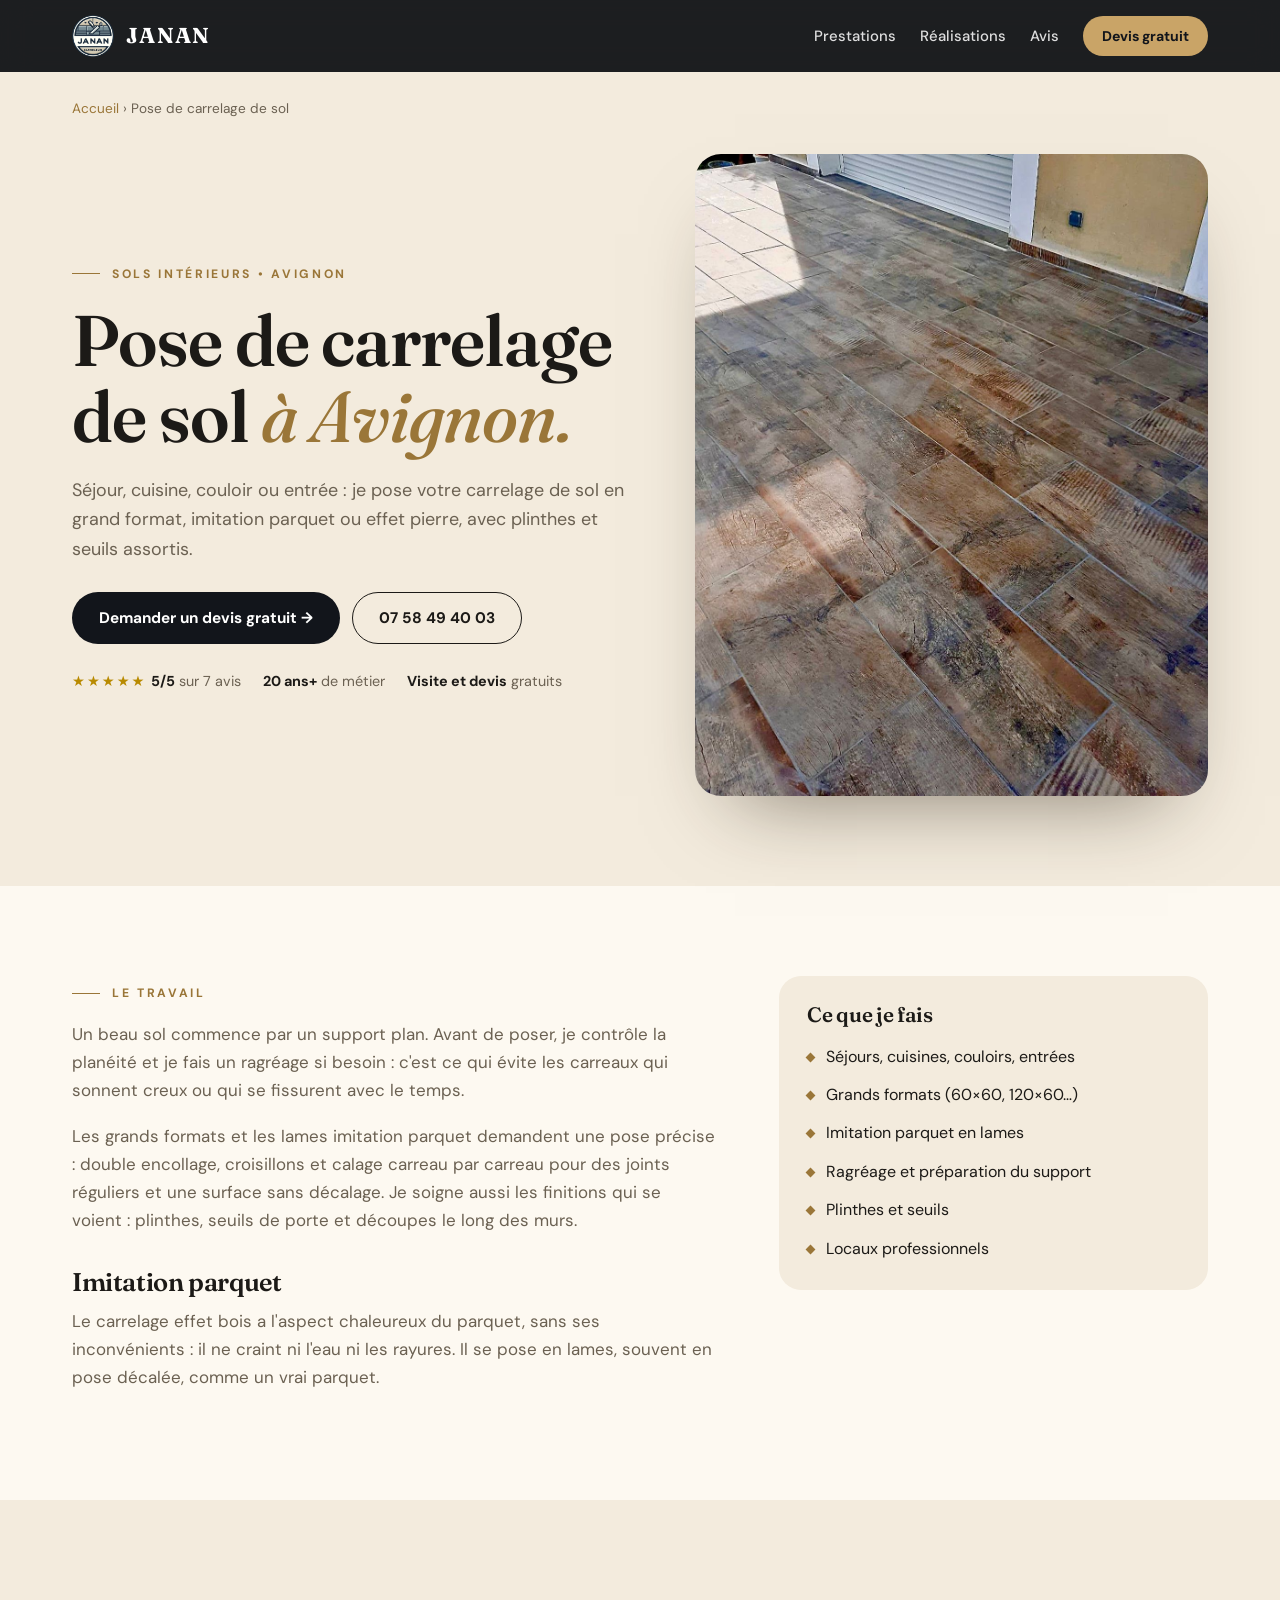
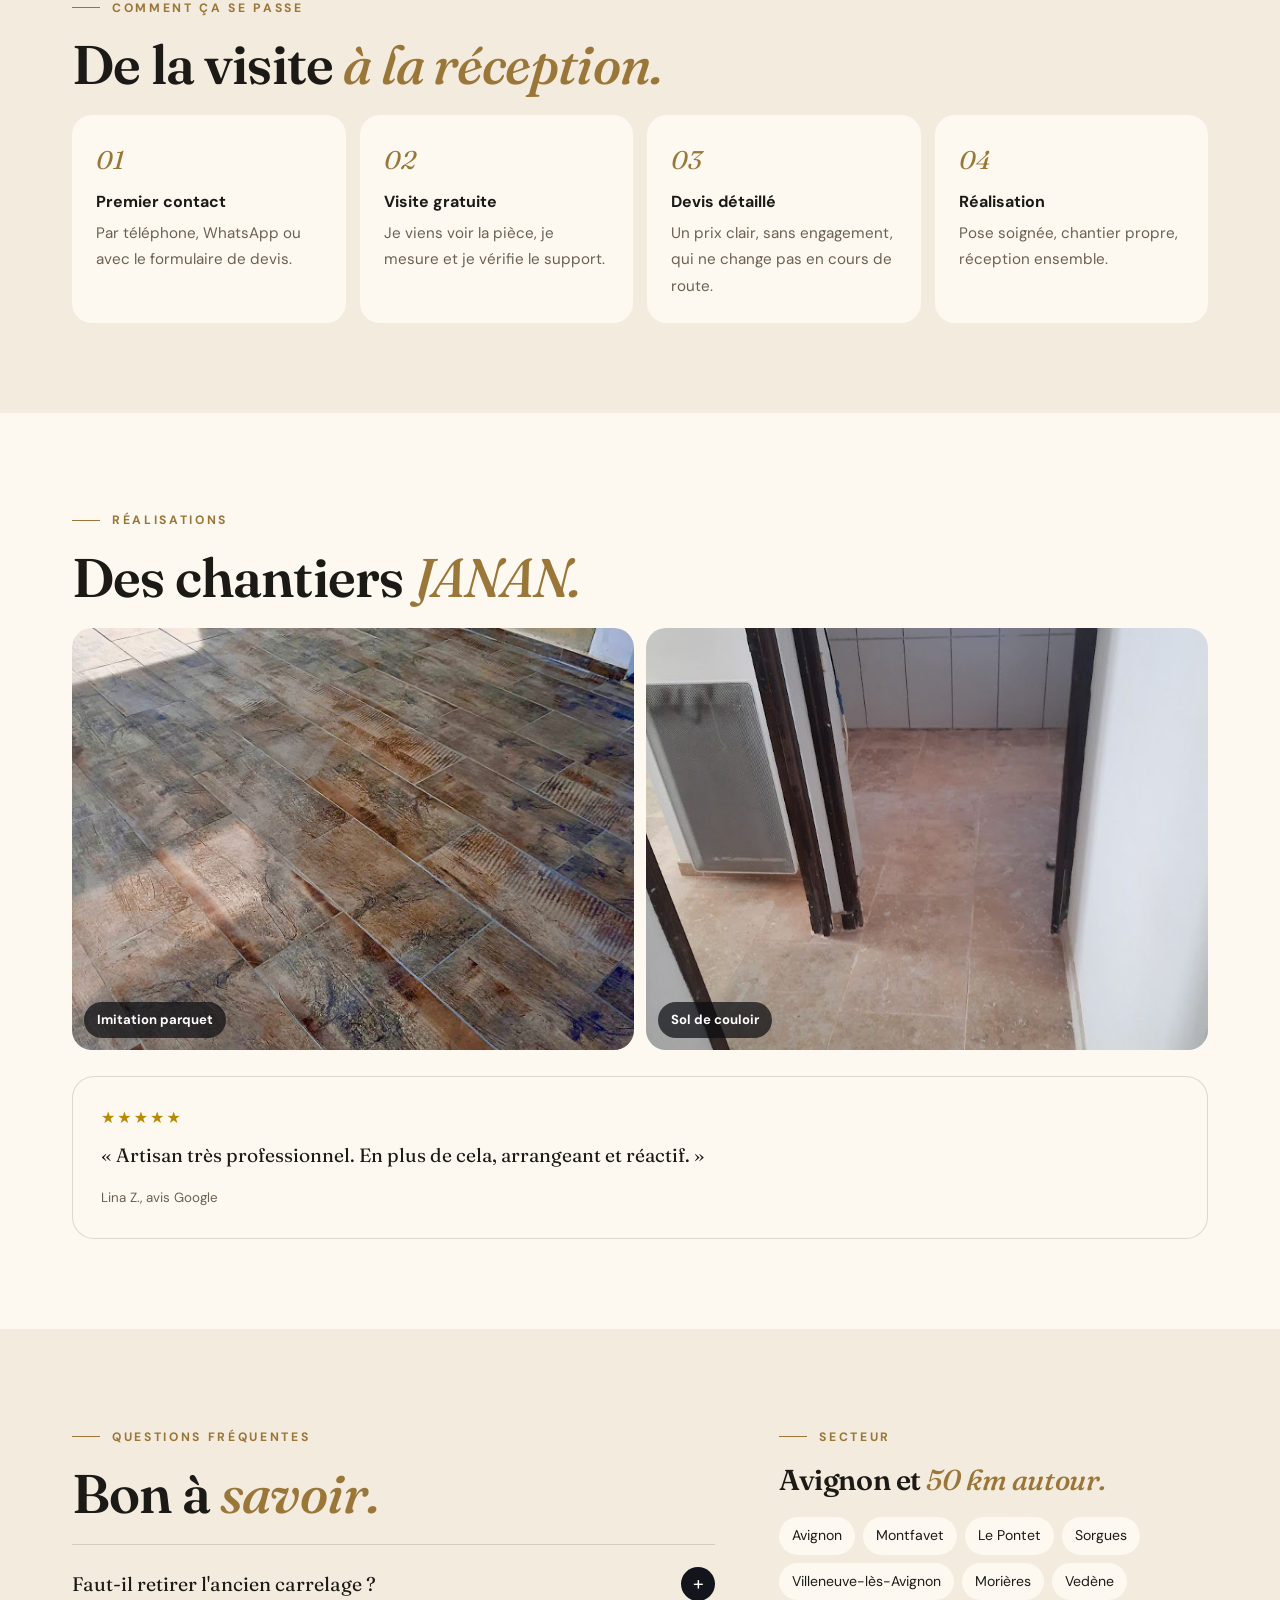
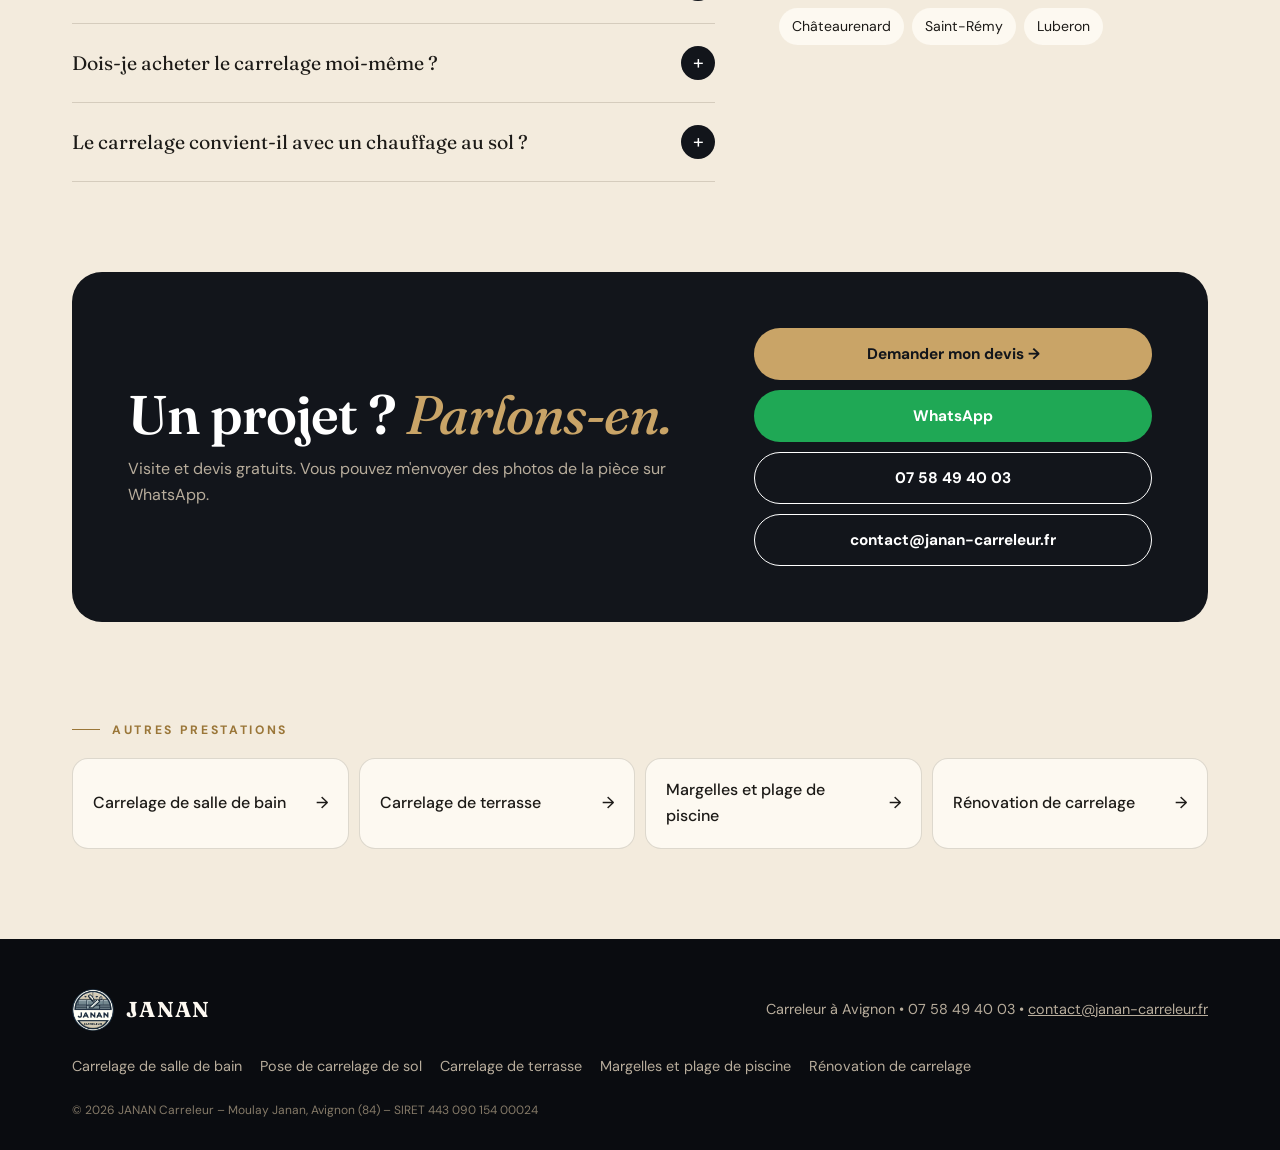
<file: pose-carrelage-sol-avignon.html>
<!DOCTYPE html>
<html lang="fr">
<head>
  <meta charset="utf-8">
  <meta name="viewport" content="width=device-width, initial-scale=1, viewport-fit=cover">
  <title>Pose de carrelage sol à Avignon | JANAN Carreleur</title>
  <meta name="description" content="Pose de carrelage de sol à Avignon : séjour, cuisine, couloir. Grands formats, imitation parquet, plinthes et seuils. Carreleur depuis 20 ans, devis gratuit.">
  <link rel="canonical" href="https://www.janan-carreleur.fr/pose-carrelage-sol-avignon.html">
  <meta property="og:title" content="Pose de carrelage sol à Avignon | JANAN Carreleur">
  <meta property="og:description" content="Pose de carrelage de sol à Avignon : séjour, cuisine, couloir. Grands formats, imitation parquet, plinthes et seuils. Carreleur depuis 20 ans, devis gratuit.">
  <meta property="og:type" content="website">
  <meta property="og:url" content="https://www.janan-carreleur.fr/pose-carrelage-sol-avignon.html">
  <meta property="og:image" content="https://www.janan-carreleur.fr/images/sol-imitation-parquet.jpg">
  <link rel="icon" type="image/png" sizes="32x32" href="images/favicon-32.png">
  <link rel="apple-touch-icon" href="images/apple-touch-icon.png">
  <link rel="manifest" href="manifest.webmanifest">
  <meta name="apple-mobile-web-app-capable" content="yes">
  <meta name="mobile-web-app-capable" content="yes">
  <meta name="apple-mobile-web-app-title" content="JANAN">
  <meta name="theme-color" content="#f3ebdd">
  <link rel="preconnect" href="https://fonts.googleapis.com">
  <link rel="preconnect" href="https://fonts.gstatic.com" crossorigin>
  <link href="https://fonts.googleapis.com/css2?family=Fraunces:ital,opsz,wght@0,9..144,500;0,9..144,600;1,9..144,500&family=DM+Sans:wght@400;500;700&display=swap" rel="stylesheet">

  <script type="application/ld+json">
  {
    "@context": "https://schema.org",
    "@graph": [
      {
        "@type": "Service",
        "name": "Pose de carrelage de sol",
        "serviceType": "Pose de carrelage de sol",
        "description": "Pose de carrelage de sol à Avignon : séjour, cuisine, couloir. Grands formats, imitation parquet, plinthes et seuils. Carreleur depuis 20 ans, devis gratuit.",
        "url": "https://www.janan-carreleur.fr/pose-carrelage-sol-avignon.html",
        "provider": { "@id": "https://www.janan-carreleur.fr/#entreprise" },
        "areaServed": ["Avignon","Montfavet","Le Pontet","Sorgues","Villeneuve-lès-Avignon","Morières-lès-Avignon","Vedène","Châteaurenard","Saint-Rémy-de-Provence","Luberon"]
      },
      {
        "@type": "HomeAndConstructionBusiness",
        "@id": "https://www.janan-carreleur.fr/#entreprise",
        "name": "JANAN Carreleur",
        "url": "https://www.janan-carreleur.fr/",
        "telephone": "+33758494003",
        "email": "contact@janan-carreleur.fr",
        "address": { "@type": "PostalAddress", "streetAddress": "1 Avenue Grégoire XI", "postalCode": "84000", "addressLocality": "Avignon", "addressCountry": "FR" }
      },
      {
        "@type": "BreadcrumbList",
        "itemListElement": [
          { "@type": "ListItem", "position": 1, "name": "Accueil", "item": "https://www.janan-carreleur.fr/" },
          { "@type": "ListItem", "position": 2, "name": "Pose de carrelage de sol", "item": "https://www.janan-carreleur.fr/pose-carrelage-sol-avignon.html" }
        ]
      },
      {
        "@type": "FAQPage",
        "mainEntity": [{ "@type": "Question", "name": "Faut-il retirer l'ancien carrelage ?", "acceptedAnswer": { "@type": "Answer", "text": "Pas toujours. Selon l'état du sol, il est parfois possible de poser par-dessus. Je le vérifie lors de la visite." } }, { "@type": "Question", "name": "Dois-je acheter le carrelage moi-même ?", "acceptedAnswer": { "@type": "Answer", "text": "Comme vous préférez. Vous pouvez le choisir, ou je vous conseille sur le modèle, la quantité et la colle adaptés à votre pièce." } }, { "@type": "Question", "name": "Le carrelage convient-il avec un chauffage au sol ?", "acceptedAnswer": { "@type": "Answer", "text": "Oui, c'est même l'un des meilleurs revêtements pour le chauffage au sol. La colle et la mise en chauffe doivent simplement être adaptées." } }]
      }
    ]
  }
  </script>

  <style>
    /* Page prestation : mêmes couleurs que les sections claires de l'accueil (crème et or) */
    :root {
      --navy: #12151b; --slate: #3a3f48; --sand: #c9a467; --sand-dk: #9a7638;
      --stone: #f3ebdd; --stone-2: #ebe0cc; --cream: #fdf9f1; --ink: #1c1a17; --muted: #6b6152;
      --line: rgba(60,45,20,.16); --wa: #1fa855;
      --serif: 'Fraunces', Georgia, 'Times New Roman', serif;
      --sans: 'DM Sans', system-ui, -apple-system, 'Segoe UI', Arial, sans-serif;
    }
    * { box-sizing: border-box; margin: 0; padding: 0; }
    body { font-family: var(--sans); background: var(--stone); color: var(--ink); line-height: 1.65; -webkit-font-smoothing: antialiased; }
    img { max-width: 100%; display: block; }
    a { color: inherit; }
    :focus-visible { outline: 2px solid var(--sand-dk); outline-offset: 3px; }
    h1, h2, h3 { font-family: var(--serif); font-weight: 600; line-height: 1.06; letter-spacing: -0.015em; text-wrap: balance; }
    h1 em, h2 em { font-style: italic; font-weight: 500; color: var(--sand-dk); }
    .wrap { width: 100%; max-width: 1180px; margin: 0 auto; padding-left: max(22px, env(safe-area-inset-left, 0px)); padding-right: max(22px, env(safe-area-inset-right, 0px)); }
    .sec { padding-block: 90px; }
    .kicker { display: inline-flex; align-items: center; gap: 12px; font-size: .76rem; font-weight: 700; letter-spacing: .22em; text-transform: uppercase; color: var(--sand-dk); margin-bottom: 18px; }
    .kicker::before { content: ""; width: 28px; height: 1px; background: currentColor; }
    .h2 { font-size: clamp(2rem, 4.4vw, 3.4rem); margin-bottom: 22px; }
    .btn { display: inline-flex; align-items: center; justify-content: center; gap: 10px; white-space: nowrap; padding: 15px 26px; border-radius: 999px; font: 700 .96rem var(--sans); text-decoration: none; border: 1.5px solid transparent; cursor: pointer; transition: transform .25s, background .25s; }
    .btn:hover { transform: translateY(-2px); }
    .btn-navy { background: var(--navy); color: #fff; }
    .btn-sand { background: var(--sand); color: var(--navy); }
    .btn-line { border-color: currentColor; }
    .btn-wa { background: var(--wa); color: #fff; }

    header { position: sticky; top: 0; z-index: 50; background: rgba(10,12,16,.92); color: #fff; backdrop-filter: blur(14px); padding-top: env(safe-area-inset-top, 0px); }
    .bar { display: flex; align-items: center; justify-content: space-between; gap: 16px; height: 72px; }
    .brand { display: flex; align-items: center; gap: 12px; text-decoration: none; }
    .brand img { width: 42px; height: 42px; }
    .brand b { font-family: var(--serif); font-weight: 700; font-size: 1.35rem; letter-spacing: .06em; }
    .menu { display: flex; align-items: center; gap: 24px; }
    .menu a.l { text-decoration: none; font-weight: 500; font-size: .93rem; opacity: .85; }
    .menu .btn { padding: 10px 18px; font-size: .88rem; }

    .crumbs { font-size: .85rem; color: var(--muted); padding-top: 26px; }
    .crumbs a { text-decoration: none; color: var(--sand-dk); }
    .hero { display: grid; grid-template-columns: 1.05fr .95fr; gap: 56px; align-items: center; padding-block: 34px 90px; }
    .hero h1 { font-size: clamp(2.5rem, 5.6vw, 4.6rem); }
    .hero p.lead { color: var(--muted); font-size: 1.12rem; margin: 22px 0 28px; max-width: 52ch; }
    .hero .cta { display: flex; gap: 12px; flex-wrap: wrap; }
    .hero .ph { border-radius: 26px; overflow: hidden; aspect-ratio: 4 / 5; box-shadow: 0 40px 80px -40px rgba(40,30,15,.55); }
    .hero .ph img { width: 100%; height: 100%; object-fit: cover; }
    .trust { display: flex; gap: 22px; flex-wrap: wrap; margin-top: 26px; font-size: .9rem; color: var(--muted); }
    .trust b { color: var(--ink); }
    .stars { color: #b88a00; letter-spacing: 2px; }

    .body { background: var(--cream); }
    .cols { display: grid; grid-template-columns: 1.2fr .8fr; gap: 64px; }
    .prose p { color: var(--muted); font-size: 1.06rem; margin-bottom: 18px; max-width: 64ch; }
    .prose h3 { font-size: 1.6rem; margin: 34px 0 12px; }
    .points { list-style: none; display: grid; gap: 12px; padding: 28px; border-radius: 22px; background: var(--stone); align-self: start; }
    .points h3 { font-size: 1.3rem; margin-bottom: 6px; }
    .points li { display: flex; gap: 12px; align-items: flex-start; }
    .points li::before { content: ""; width: 7px; height: 7px; margin-top: 10px; background: var(--sand-dk); transform: rotate(45deg); flex: none; }

    .steps { list-style: none; counter-reset: s; display: grid; grid-template-columns: repeat(4, 1fr); gap: 14px; }
    .steps li { counter-increment: s; padding: 24px; border-radius: 20px; background: var(--cream); }
    .steps li::before { content: "0" counter(s); display: block; font-family: var(--serif); font-style: italic; font-size: 1.6rem; color: var(--sand-dk); margin-bottom: 8px; }
    .steps b { display: block; margin-bottom: 4px; }
    .steps span { color: var(--muted); font-size: .95rem; }

    .gal { display: grid; grid-template-columns: repeat(auto-fit, minmax(240px, 1fr)); gap: 12px; }
    .gal figure { border-radius: 20px; overflow: hidden; aspect-ratio: 4 / 3; background: var(--stone-2); position: relative; }
    .gal img { width: 100%; height: 100%; object-fit: cover; }
    .gal figcaption { position: absolute; left: 12px; bottom: 12px; padding: 7px 13px; border-radius: 999px; background: rgba(10,12,16,.7); color: #fff; font-size: .82rem; font-weight: 700; }

    .rv { margin-top: 26px; padding: 28px; border-radius: 22px; background: var(--cream); border: 1px solid var(--line); }
    .rv q { quotes: "« " " »"; display: block; font-family: var(--serif); font-size: 1.2rem; line-height: 1.5; margin: 10px 0 14px; }
    .rv small { color: var(--muted); }

    .faq details { border-bottom: 1px solid var(--line); }
    .faq details:first-of-type { border-top: 1px solid var(--line); }
    .faq summary { cursor: pointer; list-style: none; padding: 22px 0; font-family: var(--serif); font-size: 1.22rem; display: flex; justify-content: space-between; gap: 16px; align-items: center; }
    .faq summary::-webkit-details-marker { display: none; }
    .faq summary::after { content: "+"; flex: none; width: 34px; height: 34px; border-radius: 50%; background: var(--navy); color: #fff; display: grid; place-items: center; font-family: var(--sans); transition: transform .3s; }
    .faq details[open] summary::after { transform: rotate(45deg); }
    .faq p { padding-bottom: 22px; color: var(--muted); max-width: 64ch; }

    .cta-band { background: var(--navy); color: #fff; border-radius: 30px; padding: 56px; display: grid; grid-template-columns: 1.2fr .8fr; gap: 30px; align-items: center; }
    .cta-band h2 em { color: var(--sand); }
    .cta-band p { color: #b8ad9c; margin-top: 12px; }
    .cta-band .acts { display: flex; flex-direction: column; gap: 10px; }
    .zones { display: flex; flex-wrap: wrap; gap: 8px; list-style: none; margin-top: 20px; }
    .zones li { padding: 7px 13px; border-radius: 999px; background: var(--cream); font-size: .88rem; }

    .more { display: grid; grid-template-columns: repeat(auto-fit, minmax(200px, 1fr)); gap: 10px; }
    .more a { display: flex; justify-content: space-between; align-items: center; gap: 10px; padding: 18px 20px; border-radius: 16px; background: var(--cream); text-decoration: none; font-weight: 500; border: 1px solid var(--line); transition: border-color .25s, transform .25s; }
    .more a:hover { border-color: var(--sand-dk); transform: translateY(-2px); }

    footer { background: #0a0c10; color: #b8ad9c; padding-block: 50px 30px; font-size: .9rem; margin-top: 90px; }
    footer .row { display: flex; justify-content: space-between; align-items: center; gap: 20px; flex-wrap: wrap; }
    footer .brand b { color: #fdf9f1; }
    footer nav { display: flex; flex-wrap: wrap; gap: 8px 18px; margin-top: 24px; }
    footer nav a { text-decoration: none; }
    footer nav a:hover { color: #fff; }
    footer small { display: block; margin-top: 22px; color: #857a68; }

    .mbar { position: fixed; left: 0; right: 0; bottom: 0; z-index: 70; display: none; gap: 8px; padding: 10px 12px calc(10px + env(safe-area-inset-bottom, 0px)); background: rgba(10,12,16,.92); color: #fff; backdrop-filter: blur(14px); }
    .mbar .btn { flex: 1; padding: 14px 10px; }

    @media (max-width: 900px) {
      .menu a.l { display: none; }
      .hero, .cols, .cta-band { grid-template-columns: 1fr; gap: 34px; }
      .hero .ph { aspect-ratio: 4 / 3; order: -1; }
      .steps { grid-template-columns: 1fr 1fr; }
      .cta-band { padding: 36px 24px; }
      .mbar { display: flex; }
      body { padding-bottom: 74px; }
      footer { margin-top: 60px; }
    }
    @media (max-width: 560px) {
      .sec { padding-block: 64px; }
      .steps { grid-template-columns: 1fr; }
      .menu .btn { display: none; }
    }
  </style>
</head>
<body>
<header>
  <div class="wrap bar">
    <a href="./" class="brand" aria-label="JANAN Carreleur, accueil"><img src="images/logo-janan.png" alt="" width="42" height="42"><b>JANAN</b></a>
    <nav class="menu" aria-label="Menu principal">
      <a class="l" href="./#prestations">Prestations</a>
      <a class="l" href="./#realisations">Réalisations</a>
      <a class="l" href="./#avis">Avis</a>
      <a class="btn btn-sand" href="./#devis">Devis gratuit</a>
    </nav>
  </div>
</header>

<main>
  <div class="wrap">
    <p class="crumbs"><a href="./">Accueil</a> › Pose de carrelage de sol</p>
    <section class="hero">
      <div>
        <span class="kicker">Sols intérieurs • Avignon</span>
        <h1>Pose de carrelage de sol <em>à Avignon.</em></h1>
        <p class="lead">Séjour, cuisine, couloir ou entrée : je pose votre carrelage de sol en grand format, imitation parquet ou effet pierre, avec plinthes et seuils assortis.</p>
        <div class="cta">
          <a class="btn btn-navy" href="./#devis" data-type="Sol intérieur">Demander un devis gratuit →</a>
          <a class="btn btn-line" href="tel:+33758494003">07 58 49 40 03</a>
        </div>
        <div class="trust"><span><span class="stars">★★★★★</span> <b>5/5</b> sur 7 avis</span><span><b>20 ans+</b> de métier</span><span><b>Visite et devis</b> gratuits</span></div>
      </div>
      <div class="ph"><img src="images/sol-imitation-parquet.jpg" alt="Sol en carrelage imitation parquet posé par JANAN à Avignon" width="900" height="1125"></div>
    </section>
  </div>

  <section class="sec body">
    <div class="wrap cols">
      <div class="prose">
        <span class="kicker">Le travail</span>
        <p>Un beau sol commence par un support plan. Avant de poser, je contrôle la planéité et je fais un ragréage si besoin : c'est ce qui évite les carreaux qui sonnent creux ou qui se fissurent avec le temps.</p>
        <p>Les grands formats et les lames imitation parquet demandent une pose précise : double encollage, croisillons et calage carreau par carreau pour des joints réguliers et une surface sans décalage. Je soigne aussi les finitions qui se voient : plinthes, seuils de porte et découpes le long des murs.</p>
        <h3>Imitation parquet</h3>
        <p>Le carrelage effet bois a l'aspect chaleureux du parquet, sans ses inconvénients : il ne craint ni l'eau ni les rayures. Il se pose en lames, souvent en pose décalée, comme un vrai parquet.</p>
      </div>
      <ul class="points">
        <li style="display:block"><h3>Ce que je fais</h3></li>
        <li>Séjours, cuisines, couloirs, entrées</li>
        <li>Grands formats (60×60, 120×60…)</li>
        <li>Imitation parquet en lames</li>
        <li>Ragréage et préparation du support</li>
        <li>Plinthes et seuils</li>
        <li>Locaux professionnels</li>
      </ul>
    </div>
  </section>

  <section class="sec">
    <div class="wrap">
      <span class="kicker">Comment ça se passe</span>
      <h2 class="h2">De la visite <em>à la réception.</em></h2>
      <ol class="steps">
        <li><b>Premier contact</b><span>Par téléphone, WhatsApp ou avec le formulaire de devis.</span></li>
        <li><b>Visite gratuite</b><span>Je viens voir la pièce, je mesure et je vérifie le support.</span></li>
        <li><b>Devis détaillé</b><span>Un prix clair, sans engagement, qui ne change pas en cours de route.</span></li>
        <li><b>Réalisation</b><span>Pose soignée, chantier propre, réception ensemble.</span></li>
      </ol>
    </div>
  </section>

  <section class="sec body">
    <div class="wrap">
      <span class="kicker">Réalisations</span>
      <h2 class="h2">Des chantiers <em>JANAN.</em></h2>
      <div class="gal">
        <figure><img src="images/sol-imitation-parquet.jpg" alt="Imitation parquet – JANAN Carreleur" loading="lazy"><figcaption>Imitation parquet</figcaption></figure>
        <figure><img src="images/sol-couloir.jpg" alt="Sol de couloir – JANAN Carreleur" loading="lazy"><figcaption>Sol de couloir</figcaption></figure>
      </div>
      <div class="rv"><span class="stars" aria-label="5 sur 5">★★★★★</span><q>Artisan très professionnel. En plus de cela, arrangeant et réactif.</q><small>Lina Z., avis Google</small></div>
    </div>
  </section>

  <section class="sec">
    <div class="wrap cols">
      <div>
        <span class="kicker">Questions fréquentes</span>
        <h2 class="h2">Bon à <em>savoir.</em></h2>
        <div class="faq">
          <details><summary>Faut-il retirer l'ancien carrelage ?</summary><p>Pas toujours. Selon l'état du sol, il est parfois possible de poser par-dessus. Je le vérifie lors de la visite.</p></details>
          <details><summary>Dois-je acheter le carrelage moi-même ?</summary><p>Comme vous préférez. Vous pouvez le choisir, ou je vous conseille sur le modèle, la quantité et la colle adaptés à votre pièce.</p></details>
          <details><summary>Le carrelage convient-il avec un chauffage au sol ?</summary><p>Oui, c'est même l'un des meilleurs revêtements pour le chauffage au sol. La colle et la mise en chauffe doivent simplement être adaptées.</p></details>
        </div>
      </div>
      <div>
        <span class="kicker">Secteur</span>
        <h2 class="h2" style="font-size:1.8rem">Avignon et <em>50 km autour.</em></h2>
        <ul class="zones">
          <li>Avignon</li><li>Montfavet</li><li>Le Pontet</li><li>Sorgues</li><li>Villeneuve-lès-Avignon</li>
          <li>Morières</li><li>Vedène</li><li>Châteaurenard</li><li>Saint-Rémy</li><li>Luberon</li>
        </ul>
      </div>
    </div>
  </section>

  <div class="wrap">
    <section class="cta-band">
      <div>
        <h2 class="h2" style="margin:0">Un projet ? <em>Parlons-en.</em></h2>
        <p>Visite et devis gratuits. Vous pouvez m'envoyer des photos de la pièce sur WhatsApp.</p>
      </div>
      <div class="acts">
        <a class="btn btn-sand" href="./#devis" data-type="Sol intérieur">Demander mon devis →</a>
        <a class="btn btn-wa" href="https://wa.me/33758494003" target="_blank" rel="noopener">WhatsApp</a>
        <a class="btn btn-line" href="tel:+33758494003">07 58 49 40 03</a>
        <a class="btn btn-line" href="mailto:contact@janan-carreleur.fr">contact@janan-carreleur.fr</a>
      </div>
    </section>
  </div>

  <section class="sec" style="padding-bottom:0">
    <div class="wrap">
      <span class="kicker">Autres prestations</span>
      <nav class="more" aria-label="Autres prestations">
        <a href="carrelage-salle-de-bain-avignon.html">Carrelage de salle de bain <span>→</span></a>
        <a href="carrelage-terrasse-avignon.html">Carrelage de terrasse <span>→</span></a>
        <a href="margelles-piscine-avignon.html">Margelles et plage de piscine <span>→</span></a>
        <a href="renovation-carrelage-avignon.html">Rénovation de carrelage <span>→</span></a>
      </nav>
    </div>
  </section>
</main>

<footer>
  <div class="wrap">
    <div class="row">
      <a href="./" class="brand"><img src="images/logo-janan.png" alt="" width="38" height="38"><b>JANAN</b></a>
      <span>Carreleur à Avignon • 07 58 49 40 03 • <a href="mailto:contact@janan-carreleur.fr">contact@janan-carreleur.fr</a></span>
    </div>
    <nav aria-label="Prestations">
      <a href="carrelage-salle-de-bain-avignon.html">Carrelage de salle de bain</a>
      <a href="pose-carrelage-sol-avignon.html">Pose de carrelage de sol</a>
      <a href="carrelage-terrasse-avignon.html">Carrelage de terrasse</a>
      <a href="margelles-piscine-avignon.html">Margelles et plage de piscine</a>
      <a href="renovation-carrelage-avignon.html">Rénovation de carrelage</a>
    </nav>
    <small>© 2026 JANAN Carreleur – Moulay Janan, Avignon (84) – SIRET 443 090 154 00024</small>
  </div>
</footer>

<div class="mbar">
  <a class="btn btn-line" href="tel:+33758494003">Appeler</a>
  <a class="btn btn-sand" href="./#devis" data-type="Sol intérieur">Devis gratuit</a>
</div>

<script>
  // Le type de travaux est retenu pour pré-remplir le formulaire de devis de l'accueil
  document.querySelectorAll('[data-type]').forEach(a => a.addEventListener('click', () => {
    try { sessionStorage.setItem('janan-type', a.dataset.type); } catch (e) {}
  }));
</script>
</body>
</html>
</file>
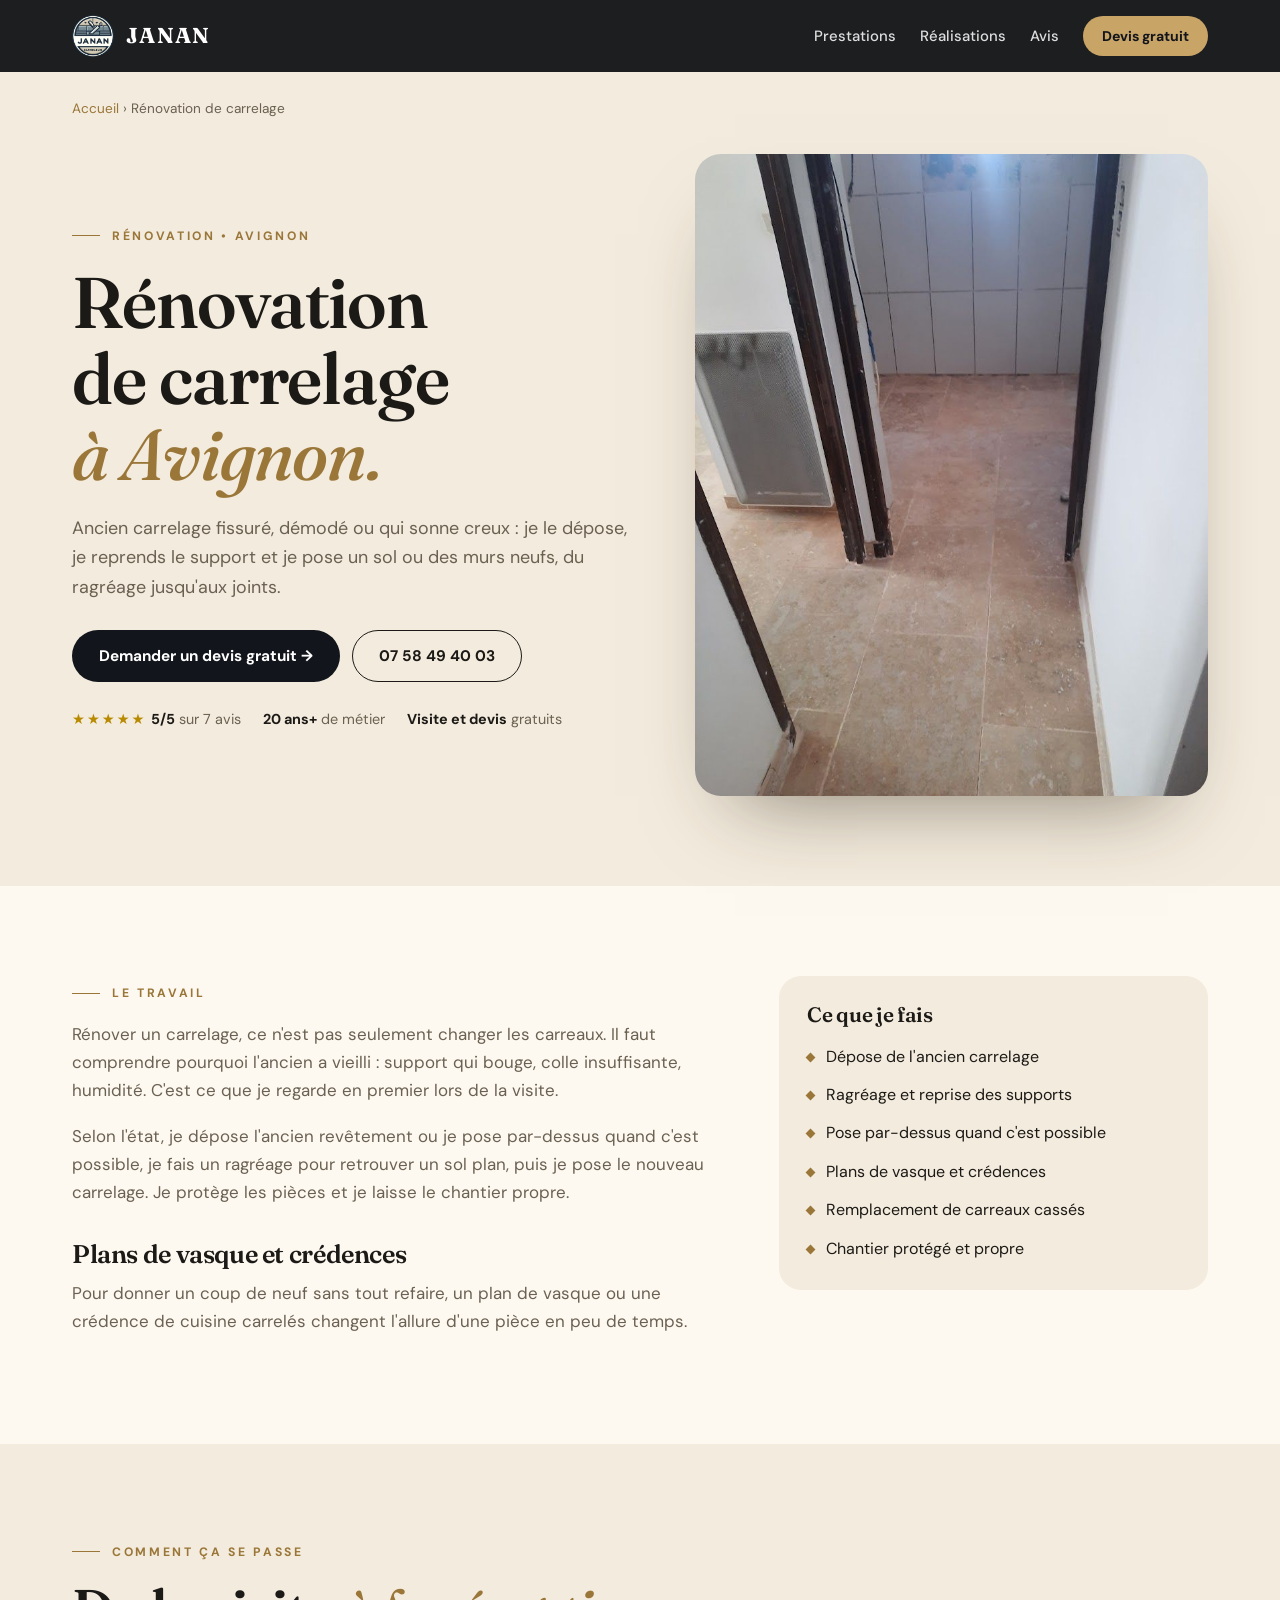
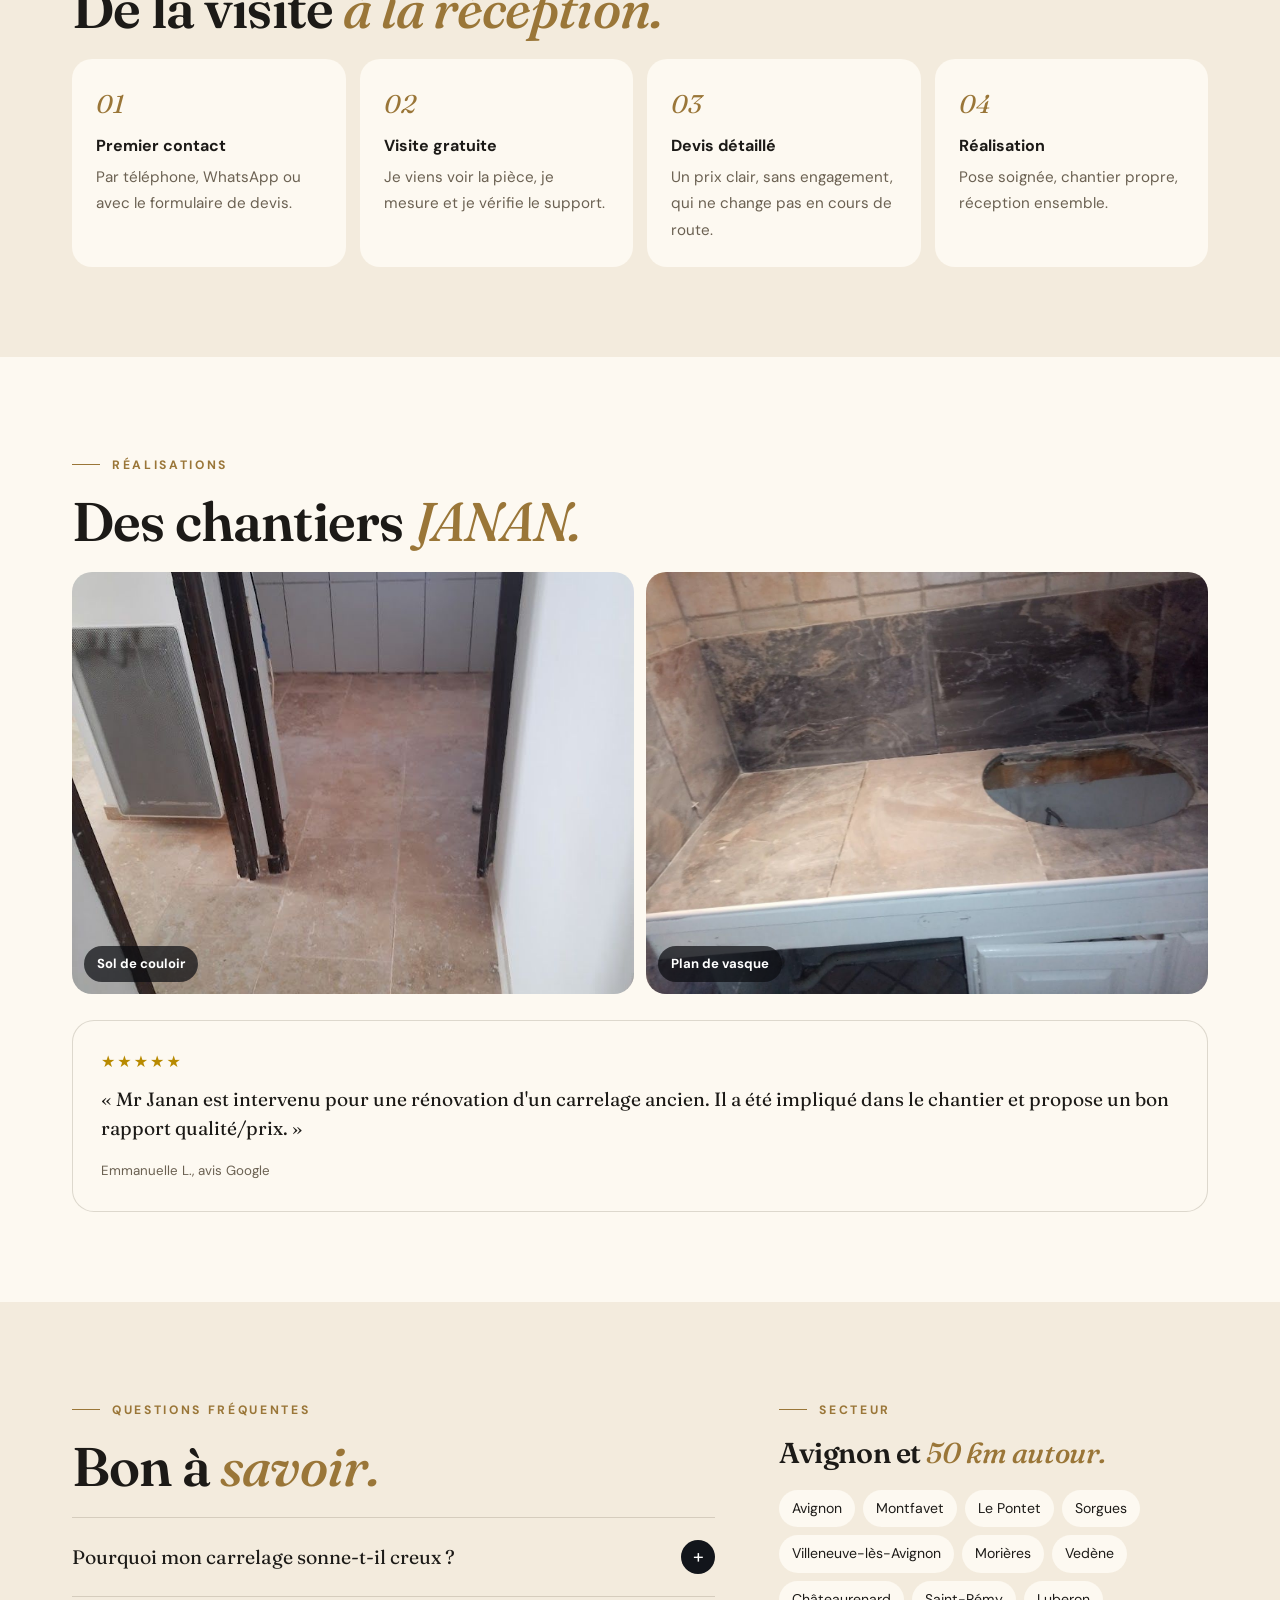
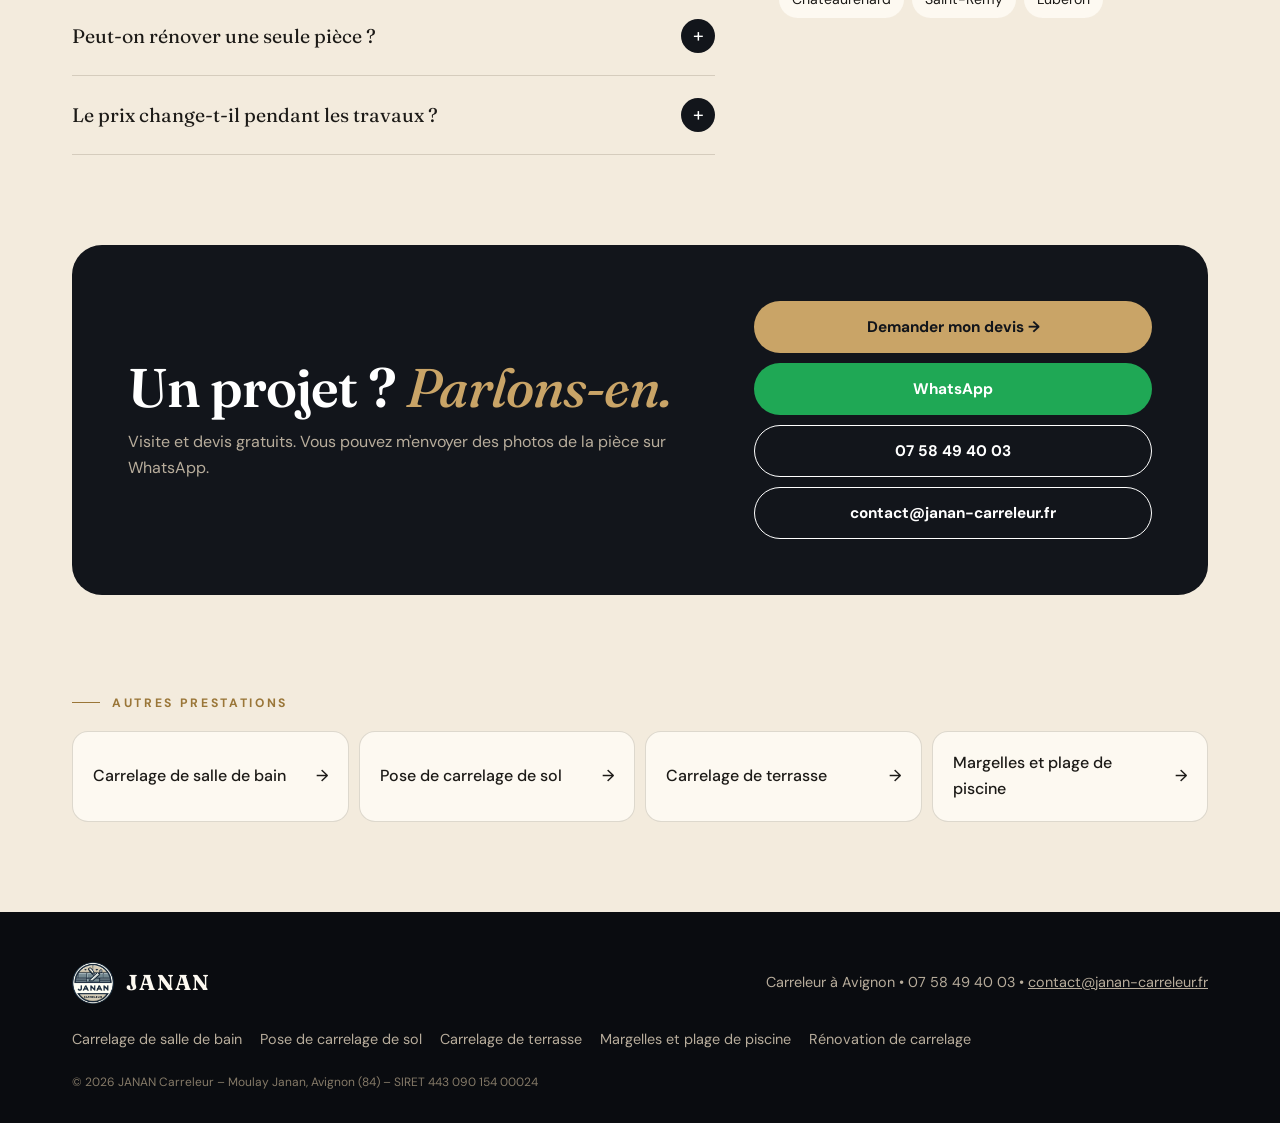
<file: renovation-carrelage-avignon.html>
<!DOCTYPE html>
<html lang="fr">
<head>
  <meta charset="utf-8">
  <meta name="viewport" content="width=device-width, initial-scale=1, viewport-fit=cover">
  <title>Rénovation de carrelage à Avignon | JANAN Carreleur</title>
  <meta name="description" content="Rénovation de carrelage à Avignon : dépose de l'ancien carrelage, ragréage, reprise des supports et pose neuve. Plans de vasque et crédences. Devis gratuit.">
  <link rel="canonical" href="https://www.janan-carreleur.fr/renovation-carrelage-avignon.html">
  <meta property="og:title" content="Rénovation de carrelage à Avignon | JANAN Carreleur">
  <meta property="og:description" content="Rénovation de carrelage à Avignon : dépose de l'ancien carrelage, ragréage, reprise des supports et pose neuve. Plans de vasque et crédences. Devis gratuit.">
  <meta property="og:type" content="website">
  <meta property="og:url" content="https://www.janan-carreleur.fr/renovation-carrelage-avignon.html">
  <meta property="og:image" content="https://www.janan-carreleur.fr/images/sol-couloir.jpg">
  <link rel="icon" type="image/png" sizes="32x32" href="images/favicon-32.png">
  <link rel="apple-touch-icon" href="images/apple-touch-icon.png">
  <link rel="manifest" href="manifest.webmanifest">
  <meta name="apple-mobile-web-app-capable" content="yes">
  <meta name="mobile-web-app-capable" content="yes">
  <meta name="apple-mobile-web-app-title" content="JANAN">
  <meta name="theme-color" content="#f3ebdd">
  <link rel="preconnect" href="https://fonts.googleapis.com">
  <link rel="preconnect" href="https://fonts.gstatic.com" crossorigin>
  <link href="https://fonts.googleapis.com/css2?family=Fraunces:ital,opsz,wght@0,9..144,500;0,9..144,600;1,9..144,500&family=DM+Sans:wght@400;500;700&display=swap" rel="stylesheet">

  <script type="application/ld+json">
  {
    "@context": "https://schema.org",
    "@graph": [
      {
        "@type": "Service",
        "name": "Rénovation de carrelage",
        "serviceType": "Rénovation de carrelage",
        "description": "Rénovation de carrelage à Avignon : dépose de l'ancien carrelage, ragréage, reprise des supports et pose neuve. Plans de vasque et crédences. Devis gratuit.",
        "url": "https://www.janan-carreleur.fr/renovation-carrelage-avignon.html",
        "provider": { "@id": "https://www.janan-carreleur.fr/#entreprise" },
        "areaServed": ["Avignon","Montfavet","Le Pontet","Sorgues","Villeneuve-lès-Avignon","Morières-lès-Avignon","Vedène","Châteaurenard","Saint-Rémy-de-Provence","Luberon"]
      },
      {
        "@type": "HomeAndConstructionBusiness",
        "@id": "https://www.janan-carreleur.fr/#entreprise",
        "name": "JANAN Carreleur",
        "url": "https://www.janan-carreleur.fr/",
        "telephone": "+33758494003",
        "email": "contact@janan-carreleur.fr",
        "address": { "@type": "PostalAddress", "streetAddress": "1 Avenue Grégoire XI", "postalCode": "84000", "addressLocality": "Avignon", "addressCountry": "FR" }
      },
      {
        "@type": "BreadcrumbList",
        "itemListElement": [
          { "@type": "ListItem", "position": 1, "name": "Accueil", "item": "https://www.janan-carreleur.fr/" },
          { "@type": "ListItem", "position": 2, "name": "Rénovation de carrelage", "item": "https://www.janan-carreleur.fr/renovation-carrelage-avignon.html" }
        ]
      },
      {
        "@type": "FAQPage",
        "mainEntity": [{ "@type": "Question", "name": "Pourquoi mon carrelage sonne-t-il creux ?", "acceptedAnswer": { "@type": "Answer", "text": "Souvent parce que la colle n'adhère plus sur toute la surface. Avec le temps, ces carreaux peuvent se fissurer ou se décoller : il vaut mieux les reprendre." } }, { "@type": "Question", "name": "Peut-on rénover une seule pièce ?", "acceptedAnswer": { "@type": "Answer", "text": "Oui, bien sûr. Je m'adapte : une pièce, un couloir, une crédence ou quelques carreaux à remplacer." } }, { "@type": "Question", "name": "Le prix change-t-il pendant les travaux ?", "acceptedAnswer": { "@type": "Answer", "text": "Non. Le devis est établi après la visite, en tenant compte de l'état du support : vous avez un tarif clair dès le départ." } }]
      }
    ]
  }
  </script>

  <style>
    /* Page prestation : mêmes couleurs que les sections claires de l'accueil (crème et or) */
    :root {
      --navy: #12151b; --slate: #3a3f48; --sand: #c9a467; --sand-dk: #9a7638;
      --stone: #f3ebdd; --stone-2: #ebe0cc; --cream: #fdf9f1; --ink: #1c1a17; --muted: #6b6152;
      --line: rgba(60,45,20,.16); --wa: #1fa855;
      --serif: 'Fraunces', Georgia, 'Times New Roman', serif;
      --sans: 'DM Sans', system-ui, -apple-system, 'Segoe UI', Arial, sans-serif;
    }
    * { box-sizing: border-box; margin: 0; padding: 0; }
    body { font-family: var(--sans); background: var(--stone); color: var(--ink); line-height: 1.65; -webkit-font-smoothing: antialiased; }
    img { max-width: 100%; display: block; }
    a { color: inherit; }
    :focus-visible { outline: 2px solid var(--sand-dk); outline-offset: 3px; }
    h1, h2, h3 { font-family: var(--serif); font-weight: 600; line-height: 1.06; letter-spacing: -0.015em; text-wrap: balance; }
    h1 em, h2 em { font-style: italic; font-weight: 500; color: var(--sand-dk); }
    .wrap { width: 100%; max-width: 1180px; margin: 0 auto; padding-left: max(22px, env(safe-area-inset-left, 0px)); padding-right: max(22px, env(safe-area-inset-right, 0px)); }
    .sec { padding-block: 90px; }
    .kicker { display: inline-flex; align-items: center; gap: 12px; font-size: .76rem; font-weight: 700; letter-spacing: .22em; text-transform: uppercase; color: var(--sand-dk); margin-bottom: 18px; }
    .kicker::before { content: ""; width: 28px; height: 1px; background: currentColor; }
    .h2 { font-size: clamp(2rem, 4.4vw, 3.4rem); margin-bottom: 22px; }
    .btn { display: inline-flex; align-items: center; justify-content: center; gap: 10px; white-space: nowrap; padding: 15px 26px; border-radius: 999px; font: 700 .96rem var(--sans); text-decoration: none; border: 1.5px solid transparent; cursor: pointer; transition: transform .25s, background .25s; }
    .btn:hover { transform: translateY(-2px); }
    .btn-navy { background: var(--navy); color: #fff; }
    .btn-sand { background: var(--sand); color: var(--navy); }
    .btn-line { border-color: currentColor; }
    .btn-wa { background: var(--wa); color: #fff; }

    header { position: sticky; top: 0; z-index: 50; background: rgba(10,12,16,.92); color: #fff; backdrop-filter: blur(14px); padding-top: env(safe-area-inset-top, 0px); }
    .bar { display: flex; align-items: center; justify-content: space-between; gap: 16px; height: 72px; }
    .brand { display: flex; align-items: center; gap: 12px; text-decoration: none; }
    .brand img { width: 42px; height: 42px; }
    .brand b { font-family: var(--serif); font-weight: 700; font-size: 1.35rem; letter-spacing: .06em; }
    .menu { display: flex; align-items: center; gap: 24px; }
    .menu a.l { text-decoration: none; font-weight: 500; font-size: .93rem; opacity: .85; }
    .menu .btn { padding: 10px 18px; font-size: .88rem; }

    .crumbs { font-size: .85rem; color: var(--muted); padding-top: 26px; }
    .crumbs a { text-decoration: none; color: var(--sand-dk); }
    .hero { display: grid; grid-template-columns: 1.05fr .95fr; gap: 56px; align-items: center; padding-block: 34px 90px; }
    .hero h1 { font-size: clamp(2.5rem, 5.6vw, 4.6rem); }
    .hero p.lead { color: var(--muted); font-size: 1.12rem; margin: 22px 0 28px; max-width: 52ch; }
    .hero .cta { display: flex; gap: 12px; flex-wrap: wrap; }
    .hero .ph { border-radius: 26px; overflow: hidden; aspect-ratio: 4 / 5; box-shadow: 0 40px 80px -40px rgba(40,30,15,.55); }
    .hero .ph img { width: 100%; height: 100%; object-fit: cover; }
    .trust { display: flex; gap: 22px; flex-wrap: wrap; margin-top: 26px; font-size: .9rem; color: var(--muted); }
    .trust b { color: var(--ink); }
    .stars { color: #b88a00; letter-spacing: 2px; }

    .body { background: var(--cream); }
    .cols { display: grid; grid-template-columns: 1.2fr .8fr; gap: 64px; }
    .prose p { color: var(--muted); font-size: 1.06rem; margin-bottom: 18px; max-width: 64ch; }
    .prose h3 { font-size: 1.6rem; margin: 34px 0 12px; }
    .points { list-style: none; display: grid; gap: 12px; padding: 28px; border-radius: 22px; background: var(--stone); align-self: start; }
    .points h3 { font-size: 1.3rem; margin-bottom: 6px; }
    .points li { display: flex; gap: 12px; align-items: flex-start; }
    .points li::before { content: ""; width: 7px; height: 7px; margin-top: 10px; background: var(--sand-dk); transform: rotate(45deg); flex: none; }

    .steps { list-style: none; counter-reset: s; display: grid; grid-template-columns: repeat(4, 1fr); gap: 14px; }
    .steps li { counter-increment: s; padding: 24px; border-radius: 20px; background: var(--cream); }
    .steps li::before { content: "0" counter(s); display: block; font-family: var(--serif); font-style: italic; font-size: 1.6rem; color: var(--sand-dk); margin-bottom: 8px; }
    .steps b { display: block; margin-bottom: 4px; }
    .steps span { color: var(--muted); font-size: .95rem; }

    .gal { display: grid; grid-template-columns: repeat(auto-fit, minmax(240px, 1fr)); gap: 12px; }
    .gal figure { border-radius: 20px; overflow: hidden; aspect-ratio: 4 / 3; background: var(--stone-2); position: relative; }
    .gal img { width: 100%; height: 100%; object-fit: cover; }
    .gal figcaption { position: absolute; left: 12px; bottom: 12px; padding: 7px 13px; border-radius: 999px; background: rgba(10,12,16,.7); color: #fff; font-size: .82rem; font-weight: 700; }

    .rv { margin-top: 26px; padding: 28px; border-radius: 22px; background: var(--cream); border: 1px solid var(--line); }
    .rv q { quotes: "« " " »"; display: block; font-family: var(--serif); font-size: 1.2rem; line-height: 1.5; margin: 10px 0 14px; }
    .rv small { color: var(--muted); }

    .faq details { border-bottom: 1px solid var(--line); }
    .faq details:first-of-type { border-top: 1px solid var(--line); }
    .faq summary { cursor: pointer; list-style: none; padding: 22px 0; font-family: var(--serif); font-size: 1.22rem; display: flex; justify-content: space-between; gap: 16px; align-items: center; }
    .faq summary::-webkit-details-marker { display: none; }
    .faq summary::after { content: "+"; flex: none; width: 34px; height: 34px; border-radius: 50%; background: var(--navy); color: #fff; display: grid; place-items: center; font-family: var(--sans); transition: transform .3s; }
    .faq details[open] summary::after { transform: rotate(45deg); }
    .faq p { padding-bottom: 22px; color: var(--muted); max-width: 64ch; }

    .cta-band { background: var(--navy); color: #fff; border-radius: 30px; padding: 56px; display: grid; grid-template-columns: 1.2fr .8fr; gap: 30px; align-items: center; }
    .cta-band h2 em { color: var(--sand); }
    .cta-band p { color: #b8ad9c; margin-top: 12px; }
    .cta-band .acts { display: flex; flex-direction: column; gap: 10px; }
    .zones { display: flex; flex-wrap: wrap; gap: 8px; list-style: none; margin-top: 20px; }
    .zones li { padding: 7px 13px; border-radius: 999px; background: var(--cream); font-size: .88rem; }

    .more { display: grid; grid-template-columns: repeat(auto-fit, minmax(200px, 1fr)); gap: 10px; }
    .more a { display: flex; justify-content: space-between; align-items: center; gap: 10px; padding: 18px 20px; border-radius: 16px; background: var(--cream); text-decoration: none; font-weight: 500; border: 1px solid var(--line); transition: border-color .25s, transform .25s; }
    .more a:hover { border-color: var(--sand-dk); transform: translateY(-2px); }

    footer { background: #0a0c10; color: #b8ad9c; padding-block: 50px 30px; font-size: .9rem; margin-top: 90px; }
    footer .row { display: flex; justify-content: space-between; align-items: center; gap: 20px; flex-wrap: wrap; }
    footer .brand b { color: #fdf9f1; }
    footer nav { display: flex; flex-wrap: wrap; gap: 8px 18px; margin-top: 24px; }
    footer nav a { text-decoration: none; }
    footer nav a:hover { color: #fff; }
    footer small { display: block; margin-top: 22px; color: #857a68; }

    .mbar { position: fixed; left: 0; right: 0; bottom: 0; z-index: 70; display: none; gap: 8px; padding: 10px 12px calc(10px + env(safe-area-inset-bottom, 0px)); background: rgba(10,12,16,.92); color: #fff; backdrop-filter: blur(14px); }
    .mbar .btn { flex: 1; padding: 14px 10px; }

    @media (max-width: 900px) {
      .menu a.l { display: none; }
      .hero, .cols, .cta-band { grid-template-columns: 1fr; gap: 34px; }
      .hero .ph { aspect-ratio: 4 / 3; order: -1; }
      .steps { grid-template-columns: 1fr 1fr; }
      .cta-band { padding: 36px 24px; }
      .mbar { display: flex; }
      body { padding-bottom: 74px; }
      footer { margin-top: 60px; }
    }
    @media (max-width: 560px) {
      .sec { padding-block: 64px; }
      .steps { grid-template-columns: 1fr; }
      .menu .btn { display: none; }
    }
  </style>
</head>
<body>
<header>
  <div class="wrap bar">
    <a href="./" class="brand" aria-label="JANAN Carreleur, accueil"><img src="images/logo-janan.png" alt="" width="42" height="42"><b>JANAN</b></a>
    <nav class="menu" aria-label="Menu principal">
      <a class="l" href="./#prestations">Prestations</a>
      <a class="l" href="./#realisations">Réalisations</a>
      <a class="l" href="./#avis">Avis</a>
      <a class="btn btn-sand" href="./#devis">Devis gratuit</a>
    </nav>
  </div>
</header>

<main>
  <div class="wrap">
    <p class="crumbs"><a href="./">Accueil</a> › Rénovation de carrelage</p>
    <section class="hero">
      <div>
        <span class="kicker">Rénovation • Avignon</span>
        <h1>Rénovation de carrelage <em>à Avignon.</em></h1>
        <p class="lead">Ancien carrelage fissuré, démodé ou qui sonne creux : je le dépose, je reprends le support et je pose un sol ou des murs neufs, du ragréage jusqu'aux joints.</p>
        <div class="cta">
          <a class="btn btn-navy" href="./#devis" data-type="Rénovation">Demander un devis gratuit →</a>
          <a class="btn btn-line" href="tel:+33758494003">07 58 49 40 03</a>
        </div>
        <div class="trust"><span><span class="stars">★★★★★</span> <b>5/5</b> sur 7 avis</span><span><b>20 ans+</b> de métier</span><span><b>Visite et devis</b> gratuits</span></div>
      </div>
      <div class="ph"><img src="images/sol-couloir.jpg" alt="Sol de couloir rénové par JANAN Carreleur" width="900" height="1125"></div>
    </section>
  </div>

  <section class="sec body">
    <div class="wrap cols">
      <div class="prose">
        <span class="kicker">Le travail</span>
        <p>Rénover un carrelage, ce n'est pas seulement changer les carreaux. Il faut comprendre pourquoi l'ancien a vieilli : support qui bouge, colle insuffisante, humidité. C'est ce que je regarde en premier lors de la visite.</p>
        <p>Selon l'état, je dépose l'ancien revêtement ou je pose par-dessus quand c'est possible, je fais un ragréage pour retrouver un sol plan, puis je pose le nouveau carrelage. Je protège les pièces et je laisse le chantier propre.</p>
        <h3>Plans de vasque et crédences</h3>
        <p>Pour donner un coup de neuf sans tout refaire, un plan de vasque ou une crédence de cuisine carrelés changent l'allure d'une pièce en peu de temps.</p>
      </div>
      <ul class="points">
        <li style="display:block"><h3>Ce que je fais</h3></li>
        <li>Dépose de l'ancien carrelage</li>
        <li>Ragréage et reprise des supports</li>
        <li>Pose par-dessus quand c'est possible</li>
        <li>Plans de vasque et crédences</li>
        <li>Remplacement de carreaux cassés</li>
        <li>Chantier protégé et propre</li>
      </ul>
    </div>
  </section>

  <section class="sec">
    <div class="wrap">
      <span class="kicker">Comment ça se passe</span>
      <h2 class="h2">De la visite <em>à la réception.</em></h2>
      <ol class="steps">
        <li><b>Premier contact</b><span>Par téléphone, WhatsApp ou avec le formulaire de devis.</span></li>
        <li><b>Visite gratuite</b><span>Je viens voir la pièce, je mesure et je vérifie le support.</span></li>
        <li><b>Devis détaillé</b><span>Un prix clair, sans engagement, qui ne change pas en cours de route.</span></li>
        <li><b>Réalisation</b><span>Pose soignée, chantier propre, réception ensemble.</span></li>
      </ol>
    </div>
  </section>

  <section class="sec body">
    <div class="wrap">
      <span class="kicker">Réalisations</span>
      <h2 class="h2">Des chantiers <em>JANAN.</em></h2>
      <div class="gal">
        <figure><img src="images/sol-couloir.jpg" alt="Sol de couloir – JANAN Carreleur" loading="lazy"><figcaption>Sol de couloir</figcaption></figure>
        <figure><img src="images/plan-vasque-carrele.jpg" alt="Plan de vasque – JANAN Carreleur" loading="lazy"><figcaption>Plan de vasque</figcaption></figure>
      </div>
      <div class="rv"><span class="stars" aria-label="5 sur 5">★★★★★</span><q>Mr Janan est intervenu pour une rénovation d'un carrelage ancien. Il a été impliqué dans le chantier et propose un bon rapport qualité/prix.</q><small>Emmanuelle L., avis Google</small></div>
    </div>
  </section>

  <section class="sec">
    <div class="wrap cols">
      <div>
        <span class="kicker">Questions fréquentes</span>
        <h2 class="h2">Bon à <em>savoir.</em></h2>
        <div class="faq">
          <details><summary>Pourquoi mon carrelage sonne-t-il creux ?</summary><p>Souvent parce que la colle n'adhère plus sur toute la surface. Avec le temps, ces carreaux peuvent se fissurer ou se décoller : il vaut mieux les reprendre.</p></details>
          <details><summary>Peut-on rénover une seule pièce ?</summary><p>Oui, bien sûr. Je m'adapte : une pièce, un couloir, une crédence ou quelques carreaux à remplacer.</p></details>
          <details><summary>Le prix change-t-il pendant les travaux ?</summary><p>Non. Le devis est établi après la visite, en tenant compte de l'état du support : vous avez un tarif clair dès le départ.</p></details>
        </div>
      </div>
      <div>
        <span class="kicker">Secteur</span>
        <h2 class="h2" style="font-size:1.8rem">Avignon et <em>50 km autour.</em></h2>
        <ul class="zones">
          <li>Avignon</li><li>Montfavet</li><li>Le Pontet</li><li>Sorgues</li><li>Villeneuve-lès-Avignon</li>
          <li>Morières</li><li>Vedène</li><li>Châteaurenard</li><li>Saint-Rémy</li><li>Luberon</li>
        </ul>
      </div>
    </div>
  </section>

  <div class="wrap">
    <section class="cta-band">
      <div>
        <h2 class="h2" style="margin:0">Un projet ? <em>Parlons-en.</em></h2>
        <p>Visite et devis gratuits. Vous pouvez m'envoyer des photos de la pièce sur WhatsApp.</p>
      </div>
      <div class="acts">
        <a class="btn btn-sand" href="./#devis" data-type="Rénovation">Demander mon devis →</a>
        <a class="btn btn-wa" href="https://wa.me/33758494003" target="_blank" rel="noopener">WhatsApp</a>
        <a class="btn btn-line" href="tel:+33758494003">07 58 49 40 03</a>
        <a class="btn btn-line" href="mailto:contact@janan-carreleur.fr">contact@janan-carreleur.fr</a>
      </div>
    </section>
  </div>

  <section class="sec" style="padding-bottom:0">
    <div class="wrap">
      <span class="kicker">Autres prestations</span>
      <nav class="more" aria-label="Autres prestations">
        <a href="carrelage-salle-de-bain-avignon.html">Carrelage de salle de bain <span>→</span></a>
        <a href="pose-carrelage-sol-avignon.html">Pose de carrelage de sol <span>→</span></a>
        <a href="carrelage-terrasse-avignon.html">Carrelage de terrasse <span>→</span></a>
        <a href="margelles-piscine-avignon.html">Margelles et plage de piscine <span>→</span></a>
      </nav>
    </div>
  </section>
</main>

<footer>
  <div class="wrap">
    <div class="row">
      <a href="./" class="brand"><img src="images/logo-janan.png" alt="" width="38" height="38"><b>JANAN</b></a>
      <span>Carreleur à Avignon • 07 58 49 40 03 • <a href="mailto:contact@janan-carreleur.fr">contact@janan-carreleur.fr</a></span>
    </div>
    <nav aria-label="Prestations">
      <a href="carrelage-salle-de-bain-avignon.html">Carrelage de salle de bain</a>
      <a href="pose-carrelage-sol-avignon.html">Pose de carrelage de sol</a>
      <a href="carrelage-terrasse-avignon.html">Carrelage de terrasse</a>
      <a href="margelles-piscine-avignon.html">Margelles et plage de piscine</a>
      <a href="renovation-carrelage-avignon.html">Rénovation de carrelage</a>
    </nav>
    <small>© 2026 JANAN Carreleur – Moulay Janan, Avignon (84) – SIRET 443 090 154 00024</small>
  </div>
</footer>

<div class="mbar">
  <a class="btn btn-line" href="tel:+33758494003">Appeler</a>
  <a class="btn btn-sand" href="./#devis" data-type="Rénovation">Devis gratuit</a>
</div>

<script>
  // Le type de travaux est retenu pour pré-remplir le formulaire de devis de l'accueil
  document.querySelectorAll('[data-type]').forEach(a => a.addEventListener('click', () => {
    try { sessionStorage.setItem('janan-type', a.dataset.type); } catch (e) {}
  }));
</script>
</body>
</html>
</file>
